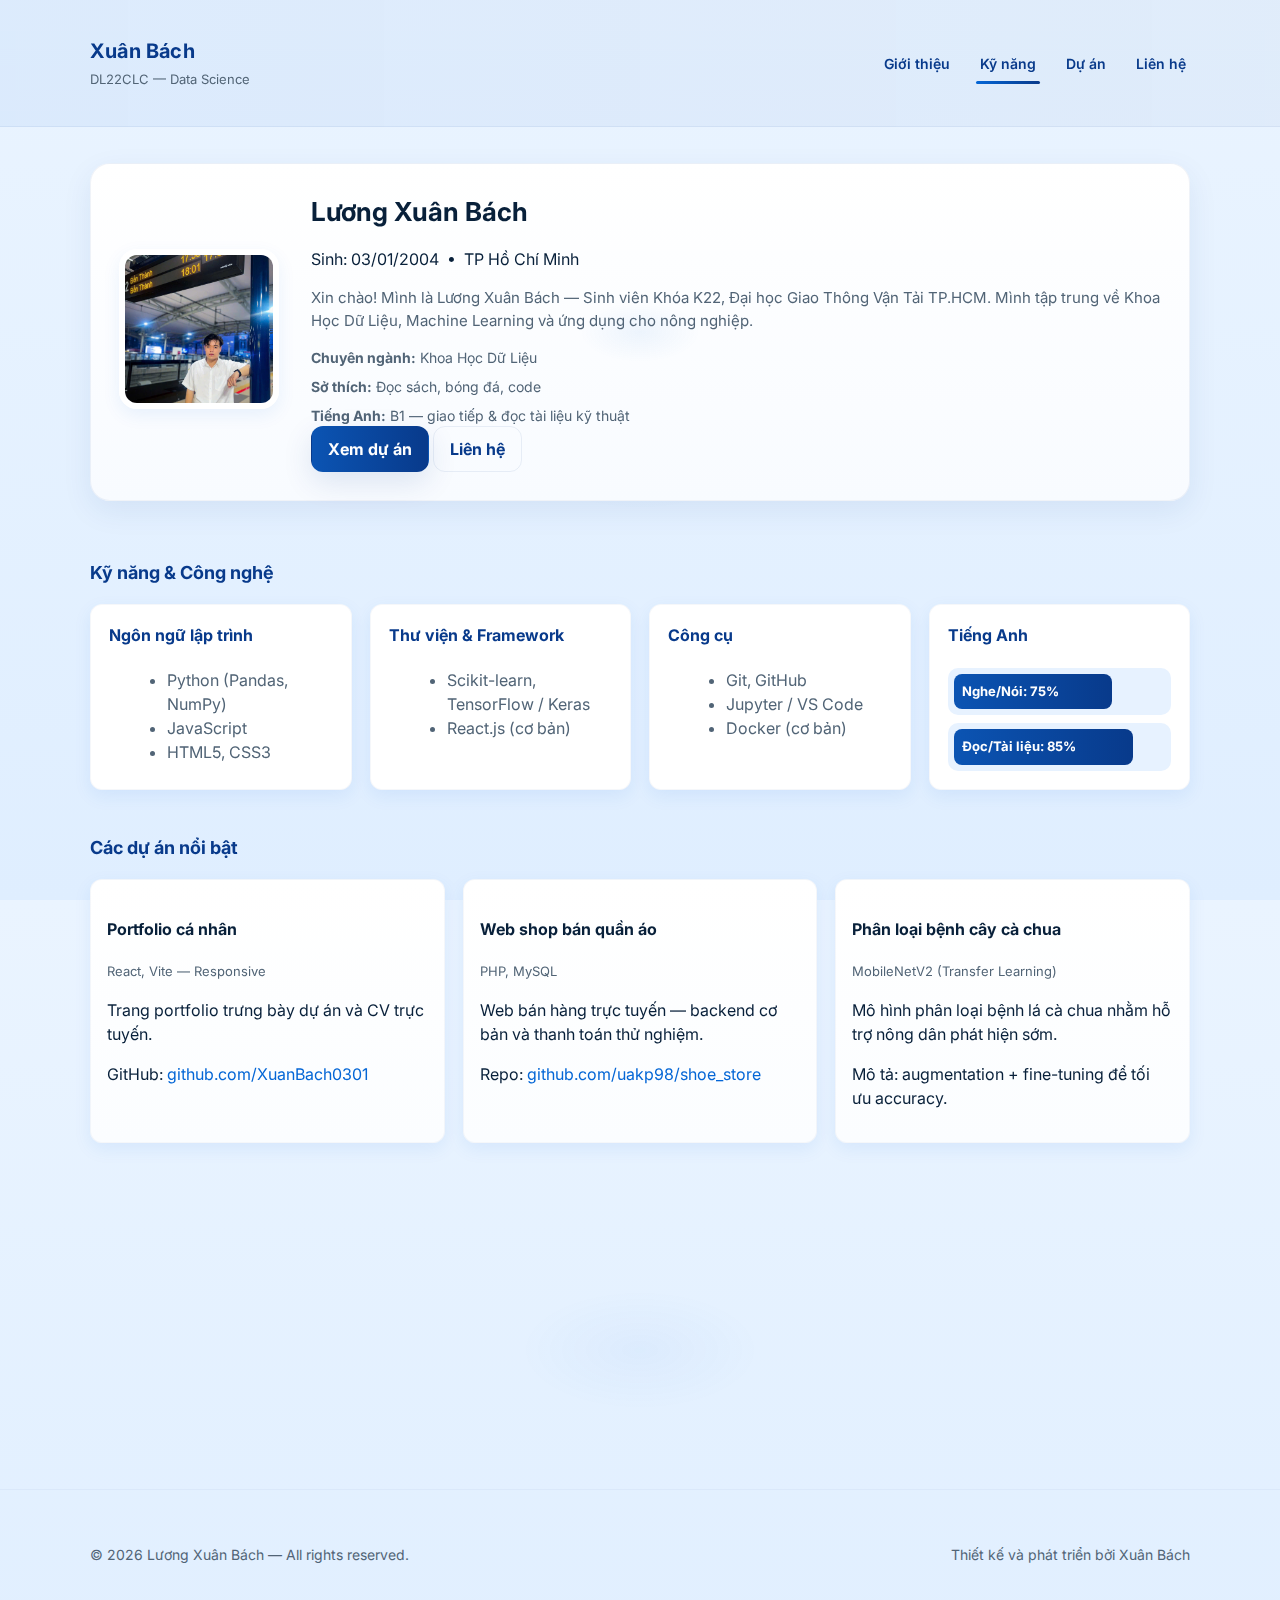
<file: members/Bach.html>
<!doctype html>
<html lang="vi">
<head>
  <meta charset="utf-8" />
  <meta name="viewport" content="width=device-width,initial-scale=1" />
  <title>Xuân Bách — Trang Giới Thiệu Cá Nhân</title>

  <!-- Google font -->
  <link href="https://fonts.googleapis.com/css2?family=Inter:wght@300;400;600;700&display=swap" rel="stylesheet">

  <!-- Stylesheet -->
  <link rel="stylesheet" href="..\css\Bach.css" />
</head>
<body>
  <header class="site-header">
    <div class="container header-inner">
      <div class="brand">
        <h1>Xuân Bách</h1>
        <p class="tagline">DL22CLC — Data Science</p>
      </div>
      <nav class="nav" aria-label="Main navigation">
        <a href="#about">Giới thiệu</a>
        <a href="#skills">Kỹ năng</a>
        <a href="#projects">Dự án</a>
        <a href="#contact">Liên hệ</a>
      </nav>
    </div>
  </header>

  <main>
    <!-- HERO / PROFILE -->
    <section id="about" class="hero container reveal" data-reveal>
      <div class="profile-card" data-float-bg>
        <div class="photo-wrap" data-tilt>
          <!-- LƯU Ý: dùng dấu / thay vì \. Thay đường dẫn ảnh thực tế -->
          <img src="..\images\Bach.jpg"
               alt="Ảnh Xuân Bách"
               class="profile-photo"
               onerror="this.onerror=null;this.src='https://via.placeholder.com/400x400/083a8b/ffffff?text=No+Photo';">
        </div>

        <div class="profile-info">
          <h2>Lương Xuân Bách</h2>
          <p class="muted">Sinh: 03/01/2004 &nbsp;•&nbsp; TP Hồ Chí Minh</p>

          <p class="bio">
            Xin chào! Mình là Lương Xuân Bách — Sinh viên Khóa K22, Đại học Giao Thông Vận Tải TP.HCM.
            Mình tập trung về Khoa Học Dữ Liệu, Machine Learning và ứng dụng cho nông nghiệp.
          </p>

          <div class="quick-list">
            <div><strong>Chuyên ngành:</strong> Khoa Học Dữ Liệu</div>
            <div><strong>Sở thích:</strong> Đọc sách, bóng đá, code</div>
            <div><strong>Tiếng Anh:</strong> B1 — giao tiếp & đọc tài liệu kỹ thuật</div>
          </div>

          <div class="cta-row">
            <a class="btn primary" href="#projects">Xem dự án</a>
            <a class="btn ghost" href="#contact">Liên hệ</a>
          </div>
        </div>
      </div>
    </section>

    <!-- SKILLS -->
    <section id="skills" class="container section reveal" data-reveal>
      <h3 class="section-title">Kỹ năng & Công nghệ</h3>
      <div class="skills-grid">
        <div class="skill-card" tabindex="0">
          <h4>Ngôn ngữ lập trình</h4>
          <ul>
            <li>Python (Pandas, NumPy)</li>
            <li>JavaScript</li>
            <li>HTML5, CSS3</li>
          </ul>
        </div>

        <div class="skill-card" tabindex="0">
          <h4>Thư viện & Framework</h4>
          <ul>
            <li>Scikit-learn, TensorFlow / Keras</li>
            <li>React.js (cơ bản)</li>
          </ul>
        </div>

        <div class="skill-card" tabindex="0">
          <h4>Công cụ</h4>
          <ul>
            <li>Git, GitHub</li>
            <li>Jupyter / VS Code</li>
            <li>Docker (cơ bản)</li>
          </ul>
        </div>

        <div class="skill-card" tabindex="0">
          <h4>Tiếng Anh</h4>
          <div class="progress">
            <div class="bar" style="--value:75%">Nghe/Nói: 75%</div>
          </div>
          <div class="progress">
            <div class="bar" style="--value:85%">Đọc/Tài liệu: 85%</div>
          </div>
        </div>
      </div>
    </section>

    <!-- PROJECTS -->
    <section id="projects" class="container section reveal" data-reveal>
      <h3 class="section-title">Các dự án nổi bật</h3>

      <div class="projects-grid">
        <article class="project" tabindex="0" data-tilt-card>
          <h4>Portfolio cá nhân</h4>
          <p class="muted">React, Vite — Responsive</p>
          <p>Trang portfolio trưng bày dự án và CV trực tuyến.</p>
          <p class="tag">GitHub: <a href="https://github.com/XuanBach0301" target="_blank" rel="noopener">github.com/XuanBach0301</a></p>
        </article>

        <article class="project" tabindex="0" data-tilt-card>
          <h4>Web shop bán quần áo</h4>
          <p class="muted">PHP, MySQL</p>
          <p>Web bán hàng trực tuyến — backend cơ bản và thanh toán thử nghiệm.</p>
          <p class="tag">Repo: <a href="https://github.com/uakp98/shoe_store" target="_blank" rel="noopener">github.com/uakp98/shoe_store</a></p>
        </article>

        <article class="project" tabindex="0" data-tilt-card>
          <h4>Phân loại bệnh cây cà chua</h4>
          <p class="muted">MobileNetV2 (Transfer Learning)</p>
          <p>Mô hình phân loại bệnh lá cà chua nhằm hỗ trợ nông dân phát hiện sớm.</p>
          <p class="tag">Mô tả: augmentation + fine-tuning để tối ưu accuracy.</p>
        </article>
      </div>
    </section>

    <!-- CONTACT (CHỈ CÁ NHÂN) -->
    <section id="contact" class="container section contact-section reveal" data-reveal>
      <h3 class="section-title">Liên hệ</h3>
      <div class="contact-grid">
        <div class="contact-card single" tabindex="0">
          <h4>Thông tin liên hệ</h4>
          <p><strong>Email:</strong> <a href="mailto:bachluong1230301@gmail.com">bachluong1230301@gmail.com</a></p>
          <p><strong>Số điện thoại:</strong> <a href="tel:+84865530038">+84 865 530 038</a></p>
          <p><strong>GitHub:</strong> <a href="https://github.com/XuanBach0301" target="_blank" rel="noopener">github.com/XuanBach0301</a></p>
        </div>
      </div>
    </section>
  </main>

  <footer class="site-footer">
    <div class="container footer-inner">
      <p>© <span id="year"></span> Lương Xuân Bách — All rights reserved.</p>
      <p class="muted">Thiết kế và phát triển bởi Xuân Bách</p>
    </div>
  </footer>

  <!-- JS: animations & interactivity -->
  <script>
    // set year
    document.getElementById('year').textContent = new Date().getFullYear();

    // Smooth scroll is enabled by CSS (scroll-behavior). Add active nav highlight via IntersectionObserver
    const sections = document.querySelectorAll('main section[id]');
    const navLinks = document.querySelectorAll('.nav a');

    const io = new IntersectionObserver((entries) => {
      entries.forEach(entry => {
        const id = entry.target.id;
        const link = document.querySelector('.nav a[href="#' + id + '"]');
        if (entry.isIntersecting) {
          navLinks.forEach(a => a.classList.remove('active'));
          if (link) link.classList.add('active');
        }
      });
    }, { root: null, rootMargin: '-30% 0px -40% 0px', threshold: 0 });

    sections.forEach(s => io.observe(s));

    // Reveal on scroll (adds in-view class)
    const reveals = document.querySelectorAll('[data-reveal]');
    const ro = new IntersectionObserver((entries) => {
      entries.forEach(e => {
        if (e.isIntersecting) {
          e.target.classList.add('in-view');
          ro.unobserve(e.target);
        }
      });
    }, { threshold: 0.12 });
    reveals.forEach(r => ro.observe(r));

    // Tilt effect for profile image and project cards (subtle)
    function bindTilt(selector, maxTilt = 8) {
      const el = document.querySelector(selector);
      if (!el) return;
      el.addEventListener('mousemove', (ev) => {
        const rect = el.getBoundingClientRect();
        const x = (ev.clientX - rect.left) / rect.width; // 0..1
        const y = (ev.clientY - rect.top) / rect.height;
        const tiltX = (y - 0.5) * maxTilt * -1;
        const tiltY = (x - 0.5) * maxTilt;
        el.style.transform = `perspective(800px) rotateX(${tiltX}deg) rotateY(${tiltY}deg) translateZ(6px)`;
      });
      el.addEventListener('mouseleave', () => {
        el.style.transform = '';
      });
    }
    // bind to profile photo wrapper and each card with data-tilt-card
    document.querySelectorAll('[data-tilt]').forEach(el => bindTilt('[data-tilt]'));
    document.querySelectorAll('[data-tilt-card]').forEach((card) => {
      // small wrapper since bindTilt expects selector string; implement per-element:
      card.addEventListener('mousemove', (ev) => {
        const rect = card.getBoundingClientRect();
        const x = (ev.clientX - rect.left) / rect.width;
        const y = (ev.clientY - rect.top) / rect.height;
        const tiltX = (y - 0.5) * -6;
        const tiltY = (x - 0.5) * 6;
        card.style.transform = `perspective(700px) rotateX(${tiltX}deg) rotateY(${tiltY}deg)`;
      });
      card.addEventListener('mouseleave', () => {
        card.style.transform = '';
      });
    });

    // Background gradient parallax following cursor for elements with data-float-bg
    document.querySelectorAll('[data-float-bg]').forEach(el => {
      el.addEventListener('mousemove', (ev) => {
        const rect = el.getBoundingClientRect();
        const x = ((ev.clientX - rect.left) / rect.width) * 100;
        const y = ((ev.clientY - rect.top) / rect.height) * 100;
        el.style.setProperty('--gx', x + '%');
        el.style.setProperty('--gy', y + '%');
      });
      el.addEventListener('mouseleave', () => {
        el.style.setProperty('--gx', '50%');
        el.style.setProperty('--gy', '50%');
      });
    });

    // keyboard accessibility: allow Enter on project cards to open first link inside (if any)
    document.querySelectorAll('.project[tabindex]').forEach(p => {
      p.addEventListener('keydown', (e) => {
        if (e.key === 'Enter') {
          const link = p.querySelector('a');
          if (link) link.click();
        }
      });
    });
  </script>
</body>
</html>
</file>
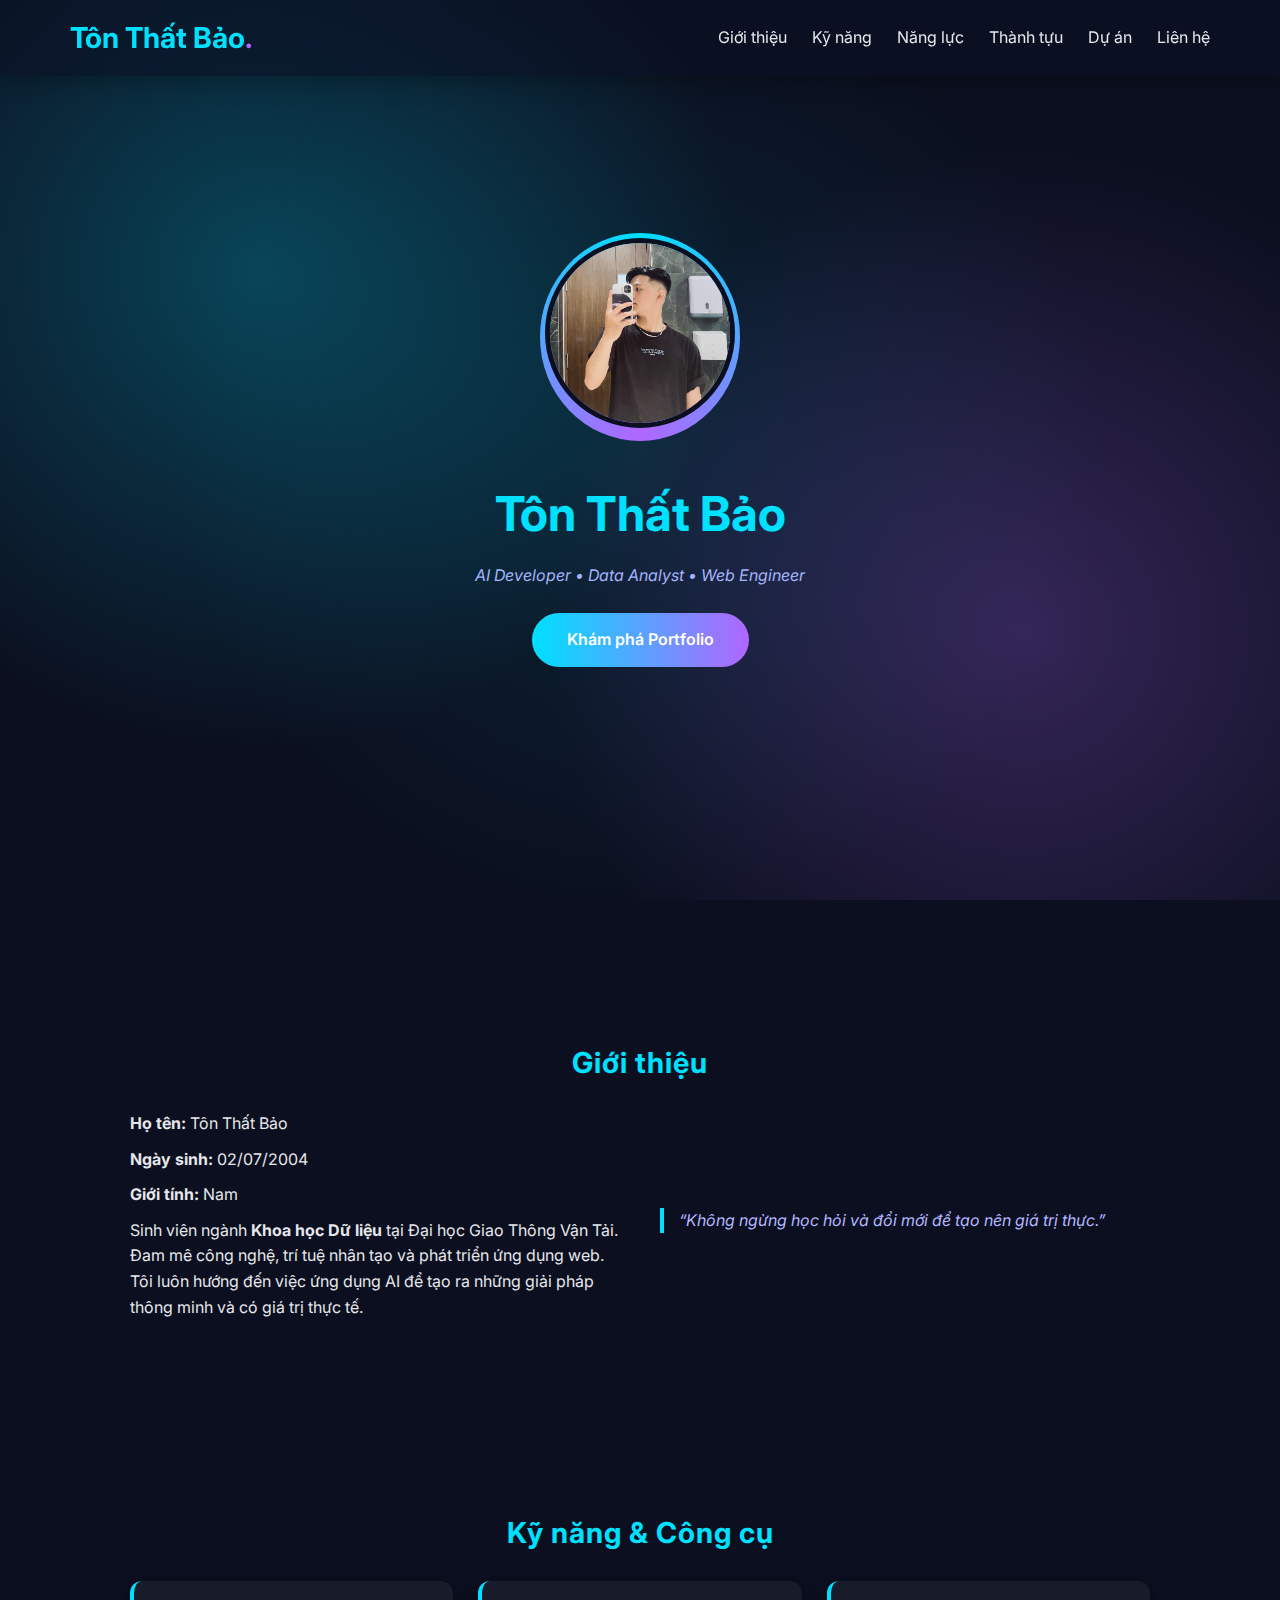
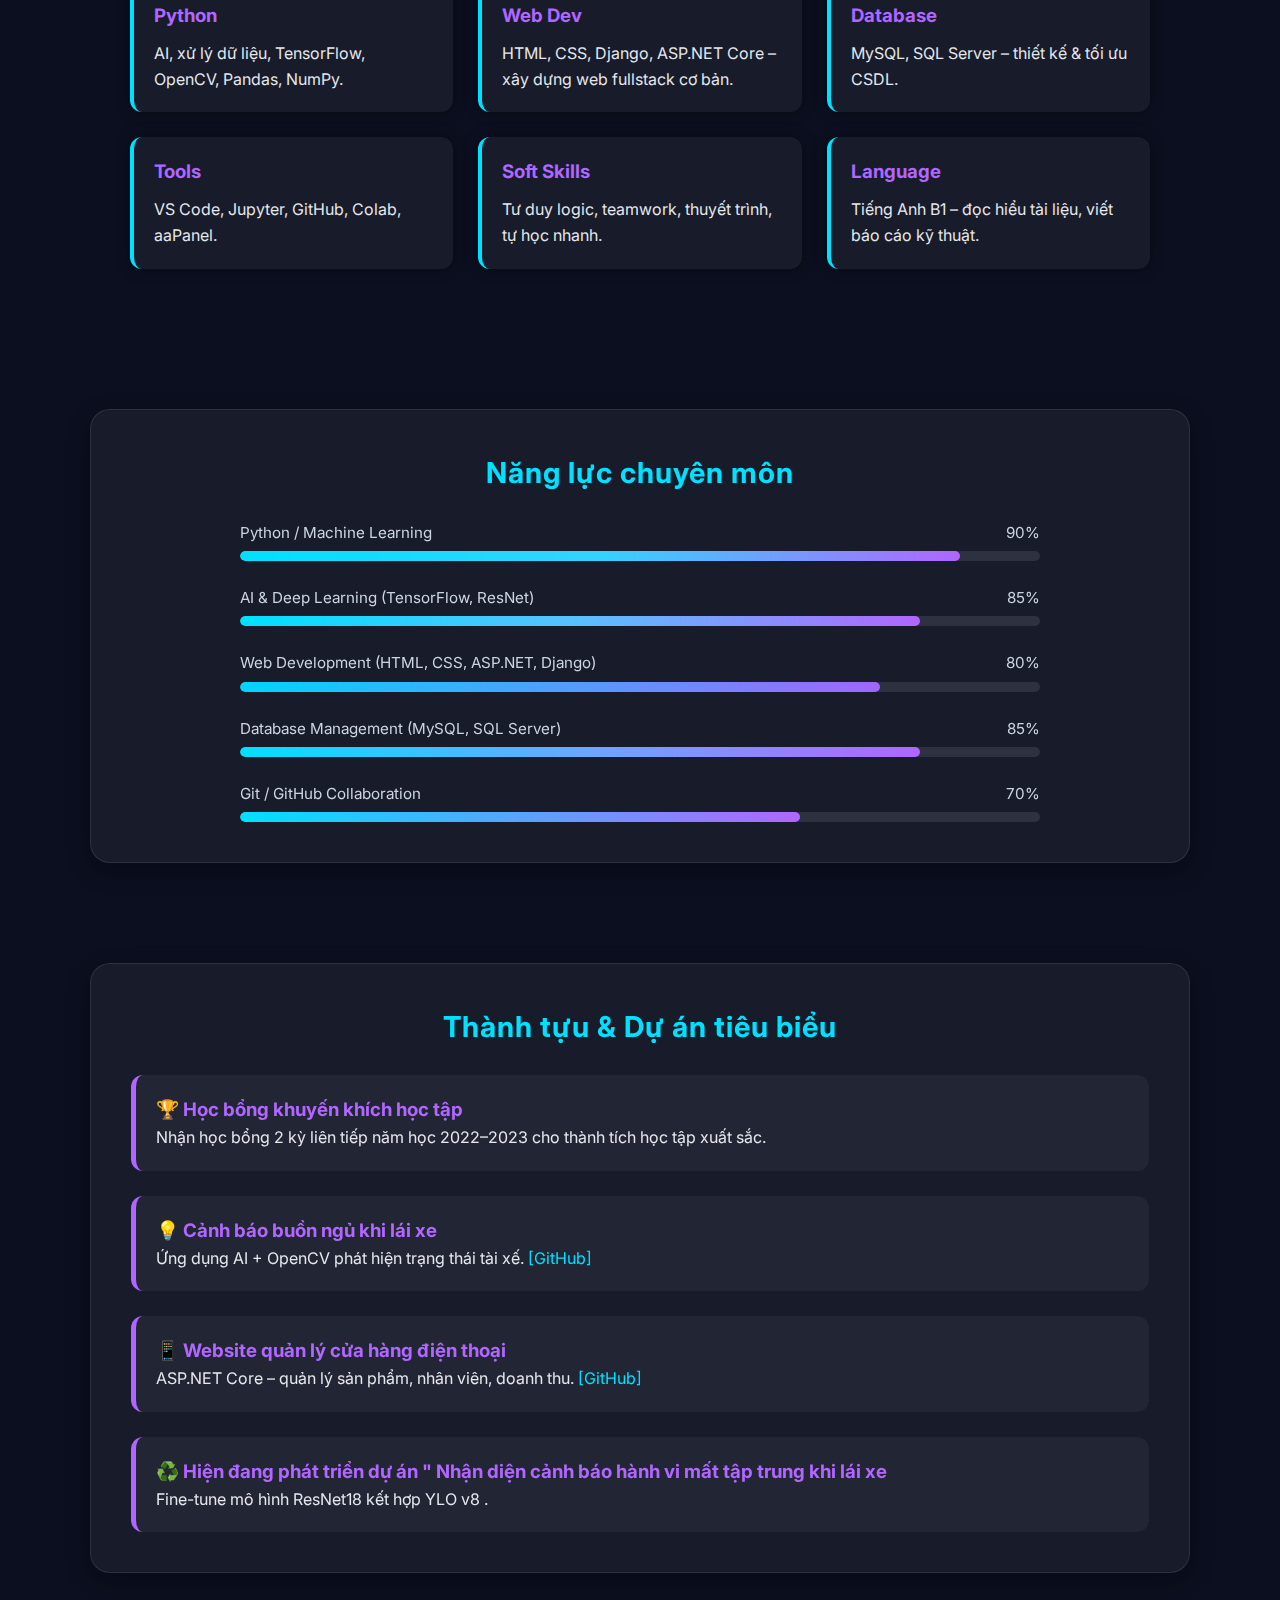
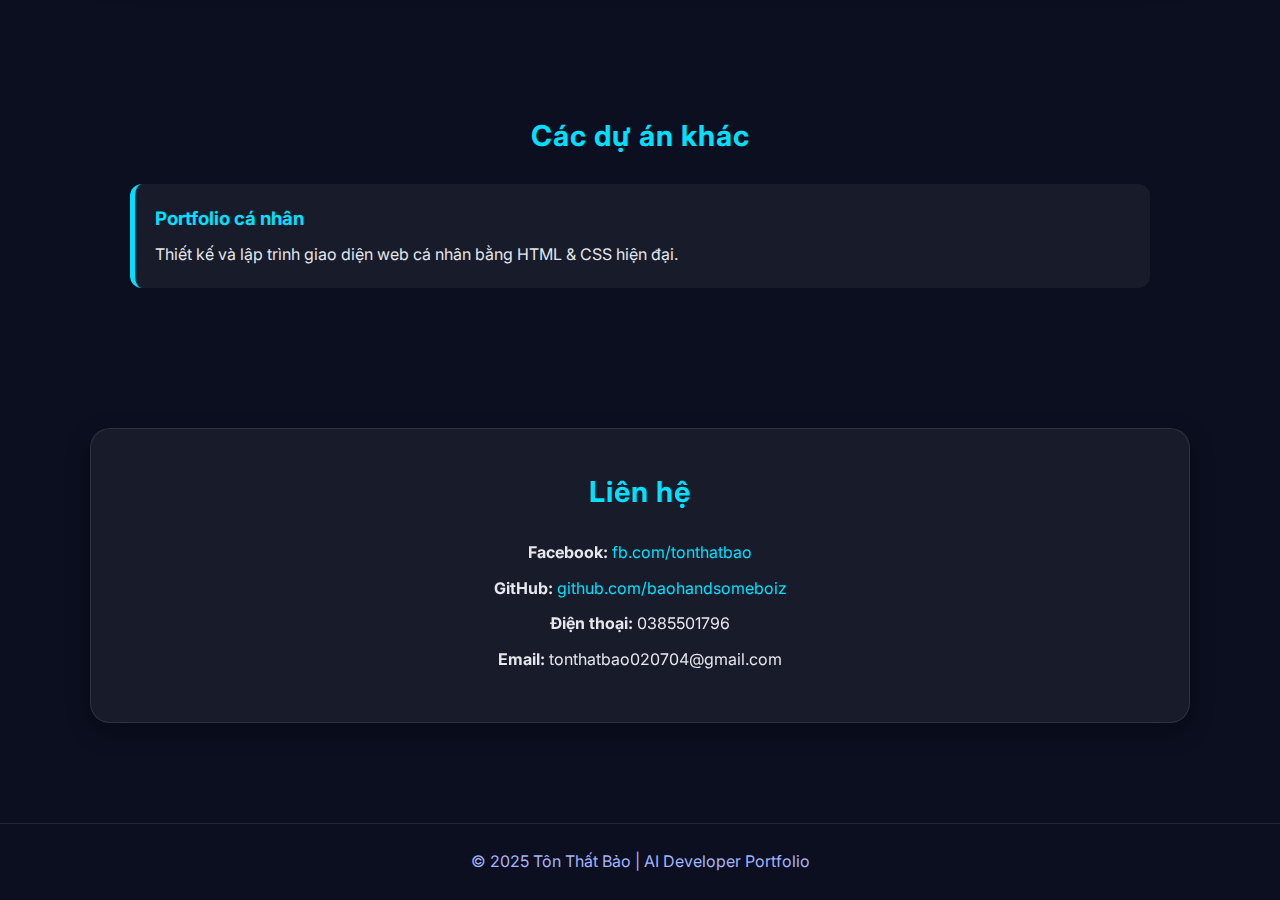
<file: members/Bao.html>
<!DOCTYPE html>
<html lang="vi">
<head>
  <meta charset="UTF-8">
  <meta name="viewport" content="width=device-width, initial-scale=1.0">
  <title>Tôn Thất Bảo - AI Developer</title>
  <link rel="stylesheet" href="../css/Bao.css">
  <link href="https://fonts.googleapis.com/css2?family=Inter:wght@400;600;800&family=Poppins:wght@400;600&display=swap" rel="stylesheet">
</head>
<body>
  <!-- NAVIGATION -->
  <nav class="navbar">
    <div class="nav-container">
      <h2 class="logo">Tôn Thất Bảo<span>.</span></h2>
      <ul class="nav-links">
        <li><a href="#about">Giới thiệu</a></li>
        <li><a href="#skills">Kỹ năng</a></li>
        <li><a href="#tech">Năng lực</a></li>
        <li><a href="#achievements">Thành tựu</a></li>
        <li><a href="#projects">Dự án</a></li>
        <li><a href="#contact">Liên hệ</a></li>
      </ul>
    </div>
  </nav>

  <!-- HERO SECTION -->
  <header class="hero">
    <div class="aurora-bg"></div>
    <div class="hero-content">
      <div class="avatar-wrapper">
        <img src="../images/avatarBao.jpg" alt="Tôn Thất Bảo" class="avatar">
      </div>
      <h1>Tôn Thất Bảo</h1>
      <p class="subtitle">AI Developer • Data Analyst • Web Engineer</p>
      <a href="#about" class="btn-primary">Khám phá Portfolio</a>
    </div>
  </header>

  <!-- ABOUT -->
  <section id="about" class="section fade-in">
    <h2>Giới thiệu</h2>
    <div class="about-grid">
      <div>
        <p><b>Họ tên:</b> Tôn Thất Bảo</p>
        <p><b>Ngày sinh:</b> 02/07/2004</p>
        <p><b>Giới tính:</b> Nam</p>
        <p>
          Sinh viên ngành <b>Khoa học Dữ liệu</b> tại Đại học Giao Thông Vận Tải.  
          Đam mê công nghệ, trí tuệ nhân tạo và phát triển ứng dụng web.  
          Tôi luôn hướng đến việc ứng dụng AI để tạo ra những giải pháp thông minh và có giá trị thực tế.
        </p>
      </div>
      <div class="quote">
        “Không ngừng học hỏi và đổi mới để tạo nên giá trị thực.”
      </div>
    </div>
  </section>

  <!-- SKILLS -->
  <section id="skills" class="section fade-in">
    <h2>Kỹ năng & Công cụ</h2>
    <div class="skills-grid">
      <div class="skill"><h3>Python</h3><p>AI, xử lý dữ liệu, TensorFlow, OpenCV, Pandas, NumPy.</p></div>
      <div class="skill"><h3>Web Dev</h3><p>HTML, CSS, Django, ASP.NET Core – xây dựng web fullstack cơ bản.</p></div>
      <div class="skill"><h3>Database</h3><p>MySQL, SQL Server – thiết kế & tối ưu CSDL.</p></div>
      <div class="skill"><h3>Tools</h3><p>VS Code, Jupyter, GitHub, Colab, aaPanel.</p></div>
      <div class="skill"><h3>Soft Skills</h3><p>Tư duy logic, teamwork, thuyết trình, tự học nhanh.</p></div>
      <div class="skill"><h3>Language</h3><p>Tiếng Anh B1 – đọc hiểu tài liệu, viết báo cáo kỹ thuật.</p></div>
    </div>
  </section>

  <!-- TECHNICAL SKILL BARS -->
  <section id="tech" class="section fade-in glass">
    <h2>Năng lực chuyên môn</h2>
    <div class="bars">
      <div class="bar">
        <div class="info"><span>Python / Machine Learning</span><span>90%</span></div>
        <div class="line python"></div>
      </div>
      <div class="bar">
        <div class="info"><span>AI & Deep Learning (TensorFlow, ResNet)</span><span>85%</span></div>
        <div class="line ai"></div>
      </div>
      <div class="bar">
        <div class="info"><span>Web Development (HTML, CSS, ASP.NET, Django)</span><span>80%</span></div>
        <div class="line web"></div>
      </div>
      <div class="bar">
        <div class="info"><span>Database Management (MySQL, SQL Server)</span><span>85%</span></div>
        <div class="line db"></div>
      </div>
      <div class="bar">
        <div class="info"><span>Git / GitHub Collaboration</span><span>70%</span></div>
        <div class="line git"></div>
      </div>
    </div>
  </section>

  <!-- ACHIEVEMENTS -->
  <section id="achievements" class="section fade-in glass">
    <h2>Thành tựu & Dự án tiêu biểu</h2>
    <div class="achieve-grid">
      <div class="achieve">
        <h3>🏆 Học bổng khuyến khích học tập</h3>
        <p>Nhận học bổng 2 kỳ liên tiếp năm học 2022–2023 cho thành tích học tập xuất sắc.</p>
      </div>
      <div class="achieve">
        <h3>💡 Cảnh báo buồn ngủ khi lái xe</h3>
        <p>Ứng dụng AI + OpenCV phát hiện trạng thái tài xế. 
        <a href="https://github.com/baohandsomeboiz/canhbaobuonngu" target="_blank">[GitHub]</a></p>
      </div>
      <div class="achieve">
        <h3>📱 Website quản lý cửa hàng điện thoại</h3>
        <p>ASP.NET Core – quản lý sản phẩm, nhân viên, doanh thu.
        <a href="https://github.com/baohandsomeboiz/duanwebcntt/tree/main/MobileShoppeWeb" target="_blank">[GitHub]</a></p>
      </div>
      <div class="achieve">
        <h3>♻️ Hiện đang phát triển dự án " Nhận diện cảnh báo hành vi mất tập trung khi lái xe</h3>
        <p>Fine-tune mô hình ResNet18 kết hợp YLO v8 .</p>
      </div>
    </div>
  </section>

  <!-- PROJECTS -->
  <section id="projects" class="section fade-in">
    <h2>Các dự án khác</h2>
    <div class="projects-grid">
      <div class="project"><h3>Portfolio cá nhân</h3><p>Thiết kế và lập trình giao diện web cá nhân bằng HTML & CSS hiện đại.</p></div>
  </section>

  <!-- CONTACT -->
  <section id="contact" class="section fade-in glass">
    <h2>Liên hệ</h2>
    <div class="contact">
      <p><b>Facebook:</b> <a href="https://www.facebook.com/share/1Bcwy4bEsy/?mibextid=wwXIfr">fb.com/tonthatbao</a></p>
      <p><b>GitHub:</b> <a href="https://github.com/baohandsomeboiz">github.com/baohandsomeboiz</a></p>
      <p><b>Điện thoại:</b> 0385501796</p>
      <p><b>Email:</b> tonthatbao020704@gmail.com</p>
    </div>
  </section>

  <!-- FOOTER -->
  <footer>
    <p>© 2025 Tôn Thất Bảo | AI Developer Portfolio</p>
  </footer>
</body>
</html>
</file>
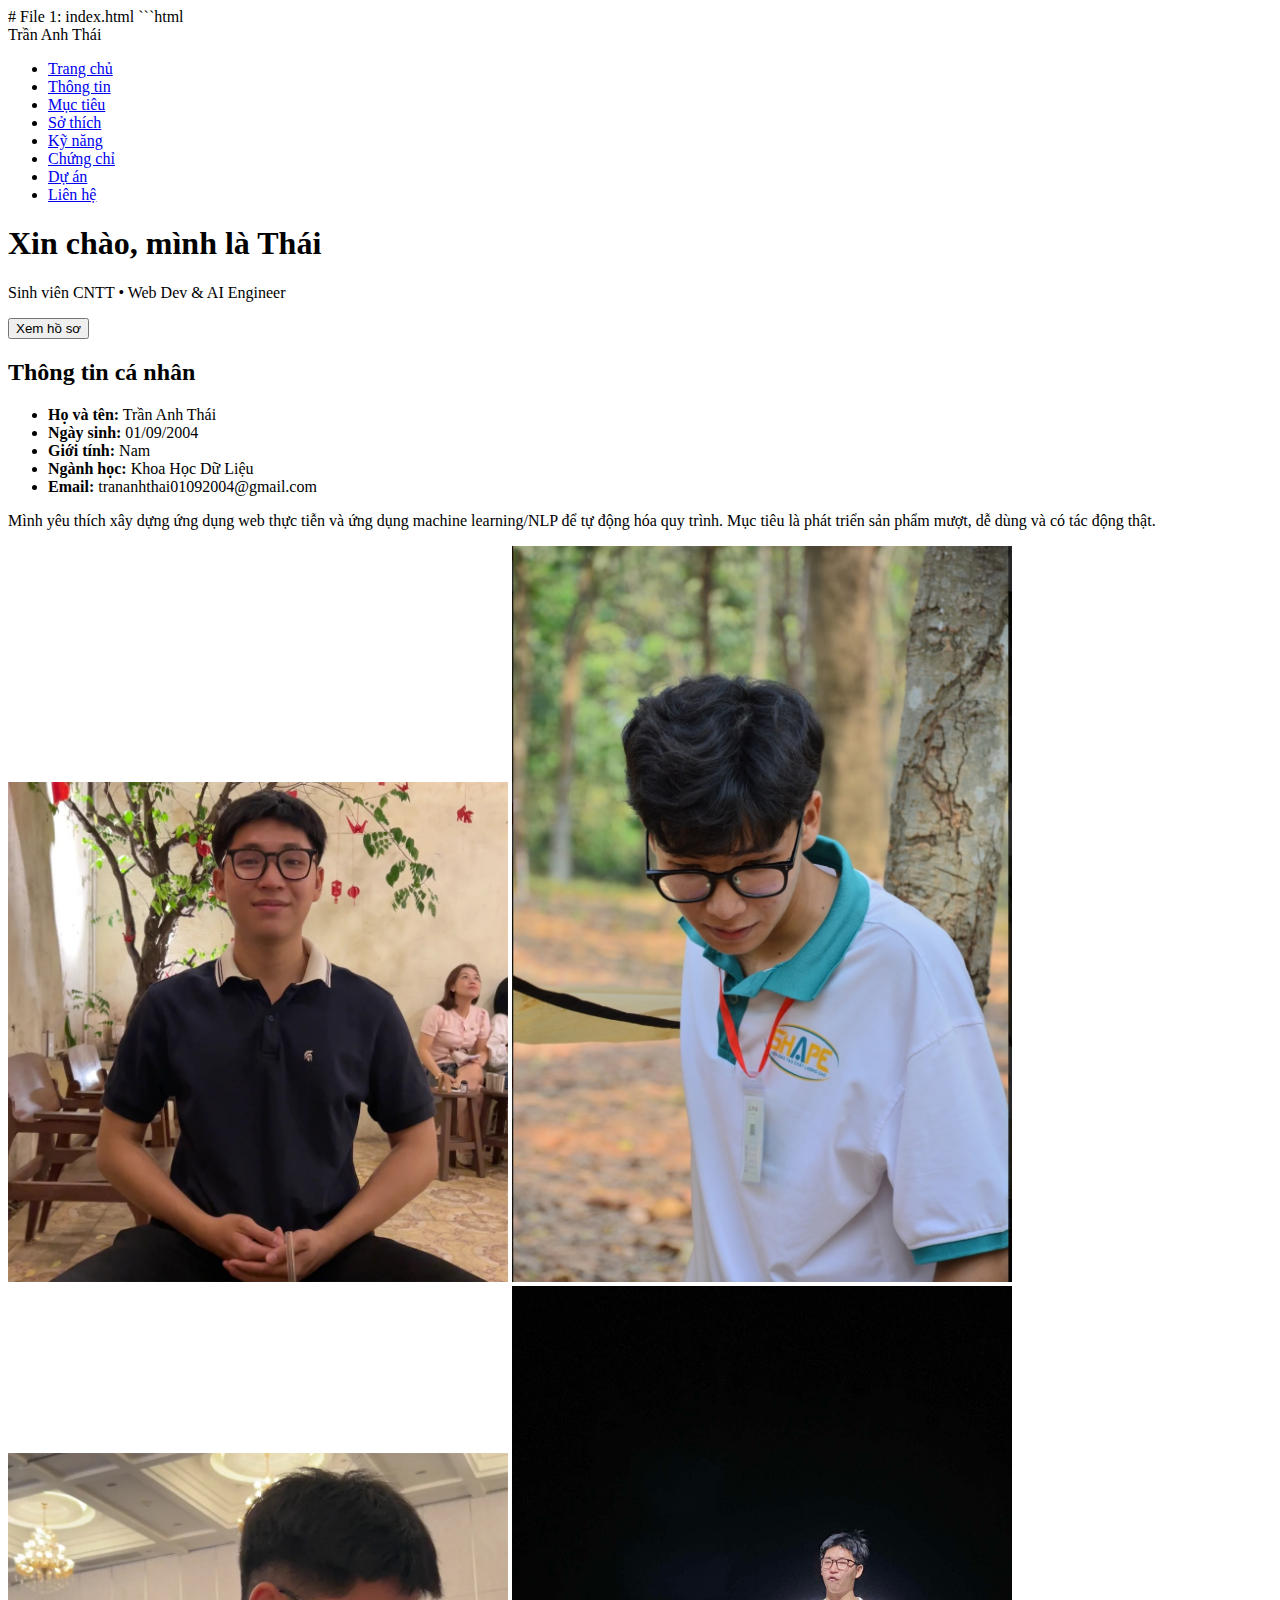
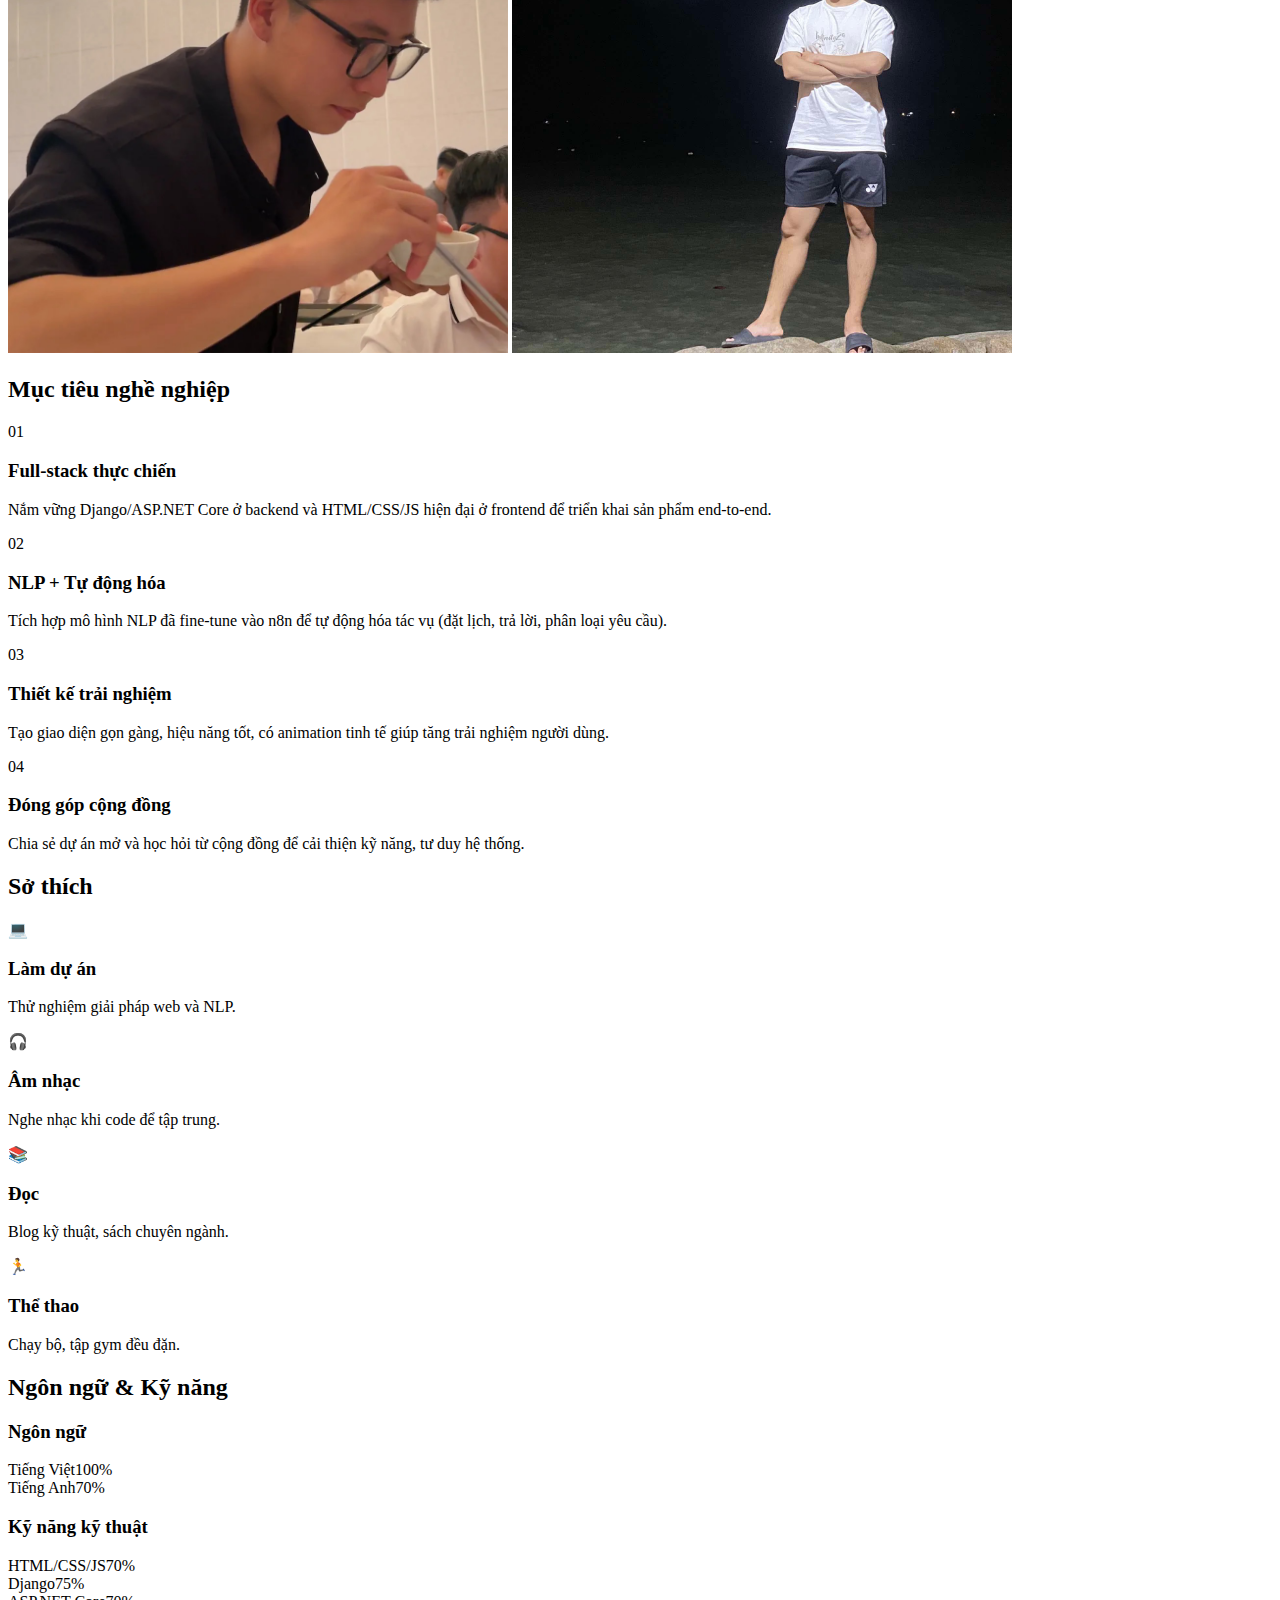
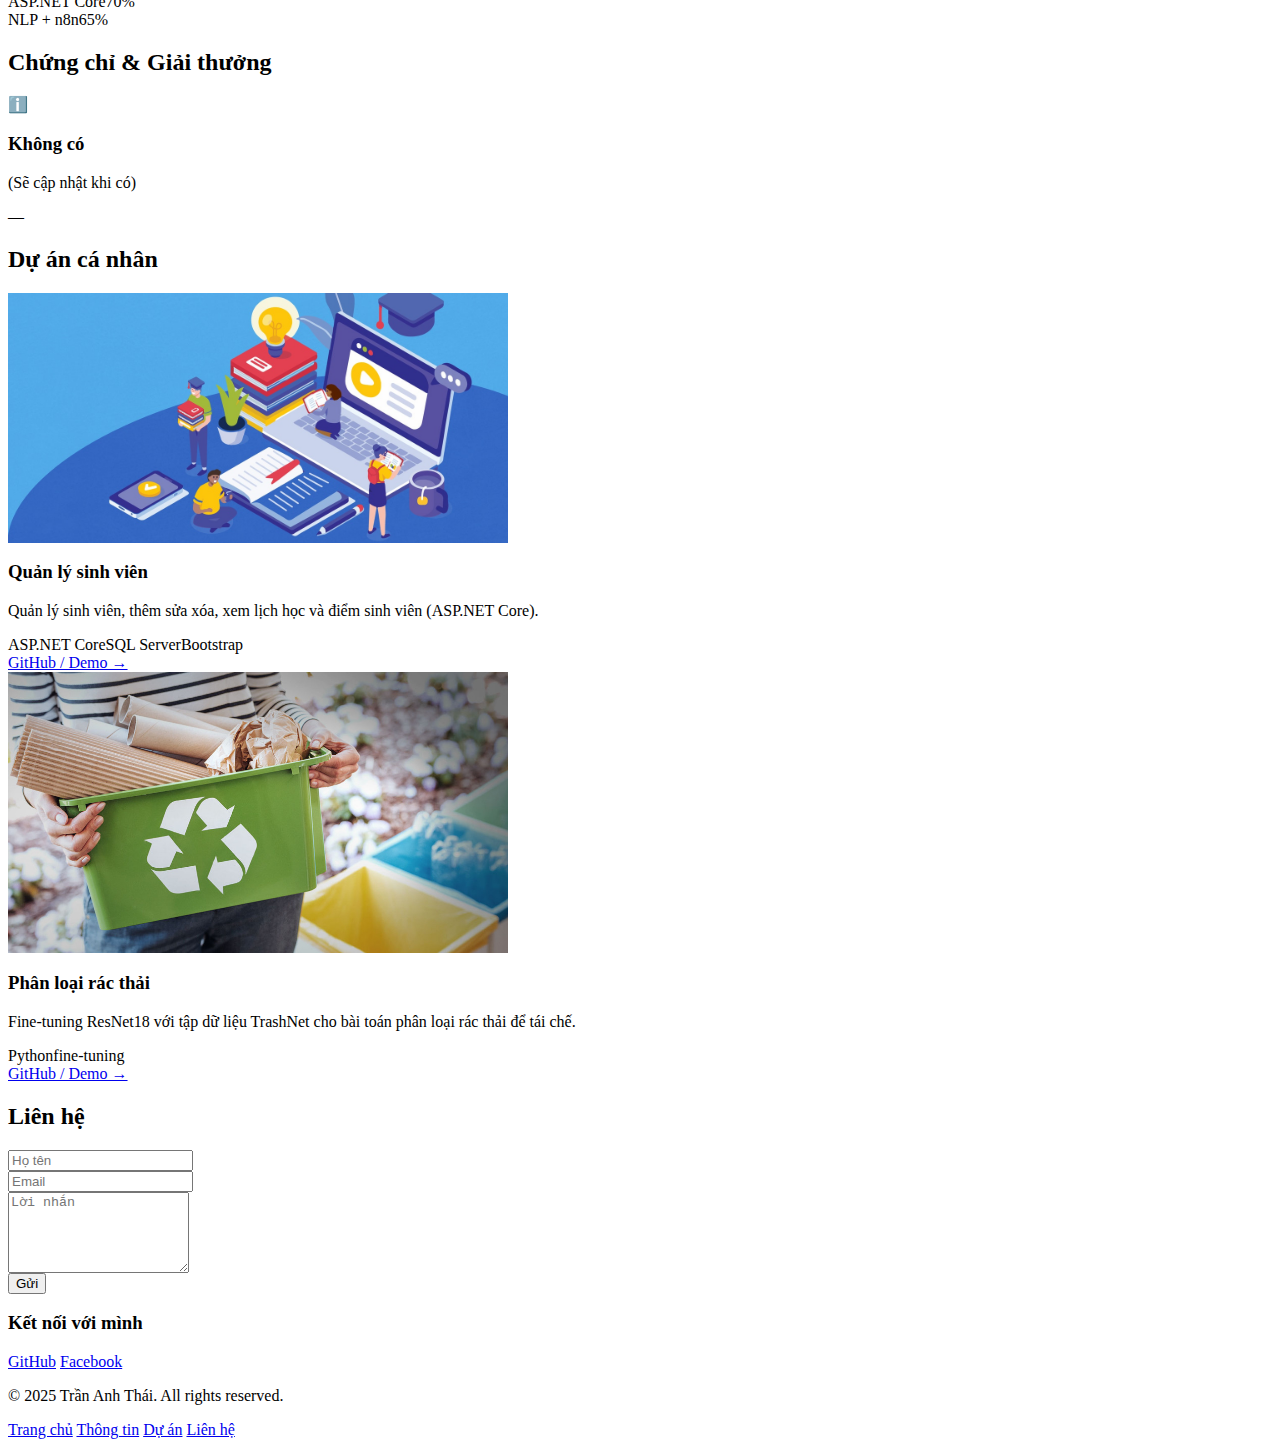
<file: members/Thai.html>
# File 1: index.html

```html
<!DOCTYPE html>
<html lang="vi">
<head>
  <meta charset="UTF-8" />
  <meta name="viewport" content="width=device-width, initial-scale=1.0" />
  <title>Portfolio | Trần Anh Thái</title>
  <link rel="stylesheet" href="..\css\Thai.css" />
</head>
<body>
  <!-- ✅ Yêu cầu 1: Navbar theo thiết kế + highlight section đang xem -->
  <nav class="navbar">
    <div class="nav-container">
      <div class="nav-logo">Trần Anh Thái</div>
      <ul class="nav-menu">
        <li><a href="#home" class="nav-link active" data-section="home">Trang chủ</a></li>
        <li><a href="#about" class="nav-link" data-section="about">Thông tin</a></li>
        <li><a href="#career" class="nav-link" data-section="career">Mục tiêu</a></li>
        <li><a href="#hobbies" class="nav-link" data-section="hobbies">Sở thích</a></li>
        <li><a href="#skills" class="nav-link" data-section="skills">Kỹ năng</a></li>
        <li><a href="#certificates" class="nav-link" data-section="certificates">Chứng chỉ</a></li>
        <li><a href="#projects" class="nav-link" data-section="projects">Dự án</a></li>
        <li><a href="#contact" class="nav-link" data-section="contact">Liên hệ</a></li>
      </ul>
    </div>
  </nav>

  <!-- ✅ Yêu cầu 1: Banner/Hero có ảnh nền + CTA + animation -->
  <section id="home" class="hero">
    <div class="hero-content">
      <h1 class="hero-title">Xin chào, mình là Thái</h1>
      <p class="hero-subtitle">Sinh viên CNTT • Web Dev & AI Engineer</p>
      <button class="cta-button" onclick="document.getElementById('about').scrollIntoView({behavior: 'smooth'})">Xem hồ sơ</button>
    </div>
    <!-- Nền parallax nhẹ tạo bởi gradient trong CSS -->
    <div class="hero-background" aria-hidden="true"></div>
  </section>

  <!-- ✅ Yêu cầu 3 + 13: Thông tin cá nhân + tối thiểu 4 ảnh cá nhân -->
  <section id="about" class="section">
    <div class="container">
      <h2 class="section-title">Thông tin cá nhân</h2>
      <!-- ✅ Yêu cầu 2: Layout dùng grid/flex -->
      <div class="about-content">
        <div class="about-text">
          <ul class="bio-list">
            <li><strong>Họ và tên:</strong> Trần Anh Thái</li>
            <li><strong>Ngày sinh:</strong> 01/09/2004</li>
            <li><strong>Giới tính:</strong> Nam</li>
            <li><strong>Ngành học:</strong> Khoa Học Dữ Liệu</li>
            <li><strong>Email:</strong> trananhthai01092004@gmail.com</li>
          </ul>
          <p>
            Mình yêu thích xây dựng ứng dụng web thực tiễn và ứng dụng machine learning/NLP để
            tự động hóa quy trình. Mục tiêu là phát triển sản phẩm mượt, dễ dùng và có tác động thật.
          </p>
        </div>
        <!-- Thay ảnh bằng ảnh thật của bạn trong thư mục /img/ -->
        <div class="photo-grid">
          <img src="..\images\Thai1.jpg" alt="Ảnh cá nhân 1" class="photo" />
          <img src="..\images\Thai2.jpg" alt="Ảnh cá nhân 2" class="photo" />
          <img src="..\images\Thai3.jpg" alt="Ảnh cá nhân 3" class="photo" />
          <img src="..\images\Thai4.jpg" alt="Ảnh cá nhân 4" class="photo" />
        </div>
      </div>
    </div>
  </section>

  <!-- ✅ Yêu cầu 4: Mục tiêu nghề nghiệp -->
  <section id="career" class="section">
    <div class="container">
      <h2 class="section-title">Mục tiêu nghề nghiệp</h2>
      <div class="goals-grid">
        <div class="goal-card">
          <div class="goal-number">01</div>
          <h3>Full‑stack thực chiến</h3>
          <p>Nắm vững Django/ASP.NET Core ở backend và HTML/CSS/JS hiện đại ở frontend để triển khai sản phẩm end‑to‑end.</p>
        </div>
        <div class="goal-card">
          <div class="goal-number">02</div>
          <h3>NLP + Tự động hóa</h3>
          <p>Tích hợp mô hình NLP đã fine‑tune vào n8n để tự động hóa tác vụ (đặt lịch, trả lời, phân loại yêu cầu).</p>
        </div>
        <div class="goal-card">
          <div class="goal-number">03</div>
          <h3>Thiết kế trải nghiệm</h3>
          <p>Tạo giao diện gọn gàng, hiệu năng tốt, có animation tinh tế giúp tăng trải nghiệm người dùng.</p>
        </div>
        <div class="goal-card">
          <div class="goal-number">04</div>
          <h3>Đóng góp cộng đồng</h3>
          <p>Chia sẻ dự án mở và học hỏi từ cộng đồng để cải thiện kỹ năng, tư duy hệ thống.</p>
        </div>
      </div>
    </div>
  </section>

  <!-- ✅ Yêu cầu 5: Sở thích -->
  <section id="hobbies" class="section">
    <div class="container">
      <h2 class="section-title">Sở thích</h2>
      <div class="hobbies-grid">
        <div class="hobby-card"><div class="hobby-icon">💻</div><h3>Làm dự án</h3><p>Thử nghiệm giải pháp web và NLP.</p></div>
        <div class="hobby-card"><div class="hobby-icon">🎧</div><h3>Âm nhạc</h3><p>Nghe nhạc khi code để tập trung.</p></div>
        <div class="hobby-card"><div class="hobby-icon">📚</div><h3>Đọc</h3><p>Blog kỹ thuật, sách chuyên ngành.</p></div>
        <div class="hobby-card"><div class="hobby-icon">🏃</div><h3>Thể thao</h3><p>Chạy bộ, tập gym đều đặn.</p></div>
      </div>
    </div>
  </section>

  <!-- ✅ Yêu cầu 6: Ngôn ngữ & Kỹ năng (progress bar động) -->
  <section id="skills" class="section">
    <div class="container">
      <h2 class="section-title">Ngôn ngữ & Kỹ năng</h2>
      <div class="skills-content">
        <div class="skills-column">
          <h3>Ngôn ngữ</h3>
          <div class="skill-item"><div class="skill-header"><span>Tiếng Việt</span><span>100%</span></div><div class="skill-bar"><div class="skill-progress" style="width:100%"></div></div></div>
          <div class="skill-item"><div class="skill-header"><span>Tiếng Anh</span><span>70%</span></div><div class="skill-bar"><div class="skill-progress" style="width:70%"></div></div></div>
        </div>
        <div class="skills-column">
          <h3>Kỹ năng kỹ thuật</h3>
          <div class="skill-item"><div class="skill-header"><span>HTML/CSS/JS</span><span>70%</span></div><div class="skill-bar"><div class="skill-progress" style="width:70%"></div></div></div>
          <div class="skill-item"><div class="skill-header"><span>Django</span><span>75%</span></div><div class="skill-bar"><div class="skill-progress" style="width:75%"></div></div></div>
          <div class="skill-item"><div class="skill-header"><span>ASP.NET Core</span><span>70%</span></div><div class="skill-bar"><div class="skill-progress" style="width:70%"></div></div></div>
          <div class="skill-item"><div class="skill-header"><span>NLP + n8n</span><span>65%</span></div><div class="skill-bar"><div class="skill-progress" style="width:65%"></div></div></div>
        </div>
      </div>
    </div>
  </section>

  <!-- ✅ Yêu cầu 7: Chứng chỉ/Giải thưởng (hiển thị "Không có" nếu chưa có) -->
  <section id="certificates" class="section">
    <div class="container">
      <h2 class="section-title">Chứng chỉ & Giải thưởng</h2>
      <div class="certificates-grid">
        <!-- Nếu có chứng chỉ, thêm thẻ .certificate-card như dưới; nếu chưa có, để một card "Không có" -->
        <div class="certificate-card">
          <div class="certificate-icon">ℹ️</div>
          <h3>Không có</h3>
          <p class="certificate-issuer">(Sẽ cập nhật khi có)</p>
          <p class="certificate-date">—</p>
        </div>
      </div>
    </div>
  </section>

  <!-- ✅ Yêu cầu 8: Dự án chính cá nhân đã/đang làm -->
  <section id="projects" class="section">
    <div class="container">
      <h2 class="section-title">Dự án cá nhân</h2>
      <div class="projects-grid">
        <!-- Dự án 2: Quản lý cửa hàng điện thoại (ASP.NET Core) -->
        <div class="project-card">
          <img src="..\images\Thai5.jpg" alt="Quản lý sinh viên" class="project-image" />
          <div class="project-content">
            <h3>Quản lý sinh viên</h3>
            <p>Quản lý sinh viên, thêm sửa xóa, xem lịch học và điểm sinh viên (ASP.NET Core).</p>
            <div class="project-tech">
              <span class="tech-tag">ASP.NET Core</span><span class="tech-tag">SQL Server</span><span class="tech-tag">Bootstrap</span>
            </div>
            <a href="https://github.com/thai12546-t/CDTT-2" class="project-link" aria-label="Xem mã nguồn dự án 2">GitHub / Demo →</a>
          </div>
        </div>
        <!-- Dự án 3: NLP fine‑tune + n8n automation -->
        <div class="project-card">
          <img src="..\images\Thai6.jpg" alt="NLP + n8n" class="project-image" />
          <div class="project-content">
            <h3>Phân loại rác thải</h3>
            <p>Fine-tuning ResNet18 với tập dữ liệu TrashNet cho bài toán phân loại rác thải để tái chế.</p>
            <div class="project-tech">
              <span class="tech-tag">Python</span><span class="tech-tag">fine-tuning</span>
            </div>
            <a href="https://github.com/thai12546-t/Phan_Loai_Rac_Thai" class="project-link" aria-label="Xem mã nguồn dự án 3">GitHub / Demo →</a>
          </div>
        </div>
      </div>
    </div>
  </section>

  <!-- ✅ Yêu cầu 9: Liên hệ (github, fb, ins, email…) -->
  <section id="contact" class="section">
    <div class="container">
      <h2 class="section-title">Liên hệ</h2>
      <div class="contact-content">
        <!-- Form minh họa (không gửi) -->
        <form class="contact-form" onsubmit="handleSubmit(event)">
          <div class="form-group"><input type="text" placeholder="Họ tên" required /></div>
          <div class="form-group"><input type="email" placeholder="Email" required /></div>
          <div class="form-group"><textarea placeholder="Lời nhắn" rows="5" required></textarea></div>
          <button type="submit" class="submit-button">Gửi</button>
        </form>
        <div class="contact-info">
          <h3>Kết nối với mình</h3>
          <div class="social-links">
            <a href="https://github.com/thai12546-t" class="social-link">GitHub</a>
            <a href="https://www.facebook.com/trananh.thai.608579" class="social-link">Facebook</a>
          </div>
        </div>
      </div>
    </div>
  </section>

  <footer class="footer">
    <div class="container">
      <p>© 2025 Trần Anh Thái. All rights reserved.</p>
      <div class="footer-links">
        <a href="#home">Trang chủ</a>
        <a href="#about">Thông tin</a>
        <a href="#projects">Dự án</a>
        <a href="#contact">Liên hệ</a>
      </div>
    </div>
  </footer>

  <!-- ✅ Script gọn: active nav khi cuộn + thông báo gửi form. Không tạo file JS riêng để giữ đúng yêu cầu 2 file. -->
  <script>
    // Active link theo section đang hiển thị
    const links = document.querySelectorAll('.nav-link');
    const sections = [...links].map(a => document.getElementById(a.getAttribute('href').slice(1)));
    const io = new IntersectionObserver((entries) => {
      entries.forEach(entry => {
        if (entry.isIntersecting) {
          links.forEach(l => l.classList.remove('active'));
          const active = document.querySelector(`.nav-link[href="#${entry.target.id}"]`);
          active && active.classList.add('active');
        }
      });
    }, { threshold: 0.6 });
    sections.forEach(sec => sec && io.observe(sec));

    // Form demo
    function handleSubmit(e){
      e.preventDefault();
      alert('Cảm ơn bạn! Mình sẽ phản hồi sớm.');
      e.target.reset();
    }
  </script>
</body>
</html>
</file>
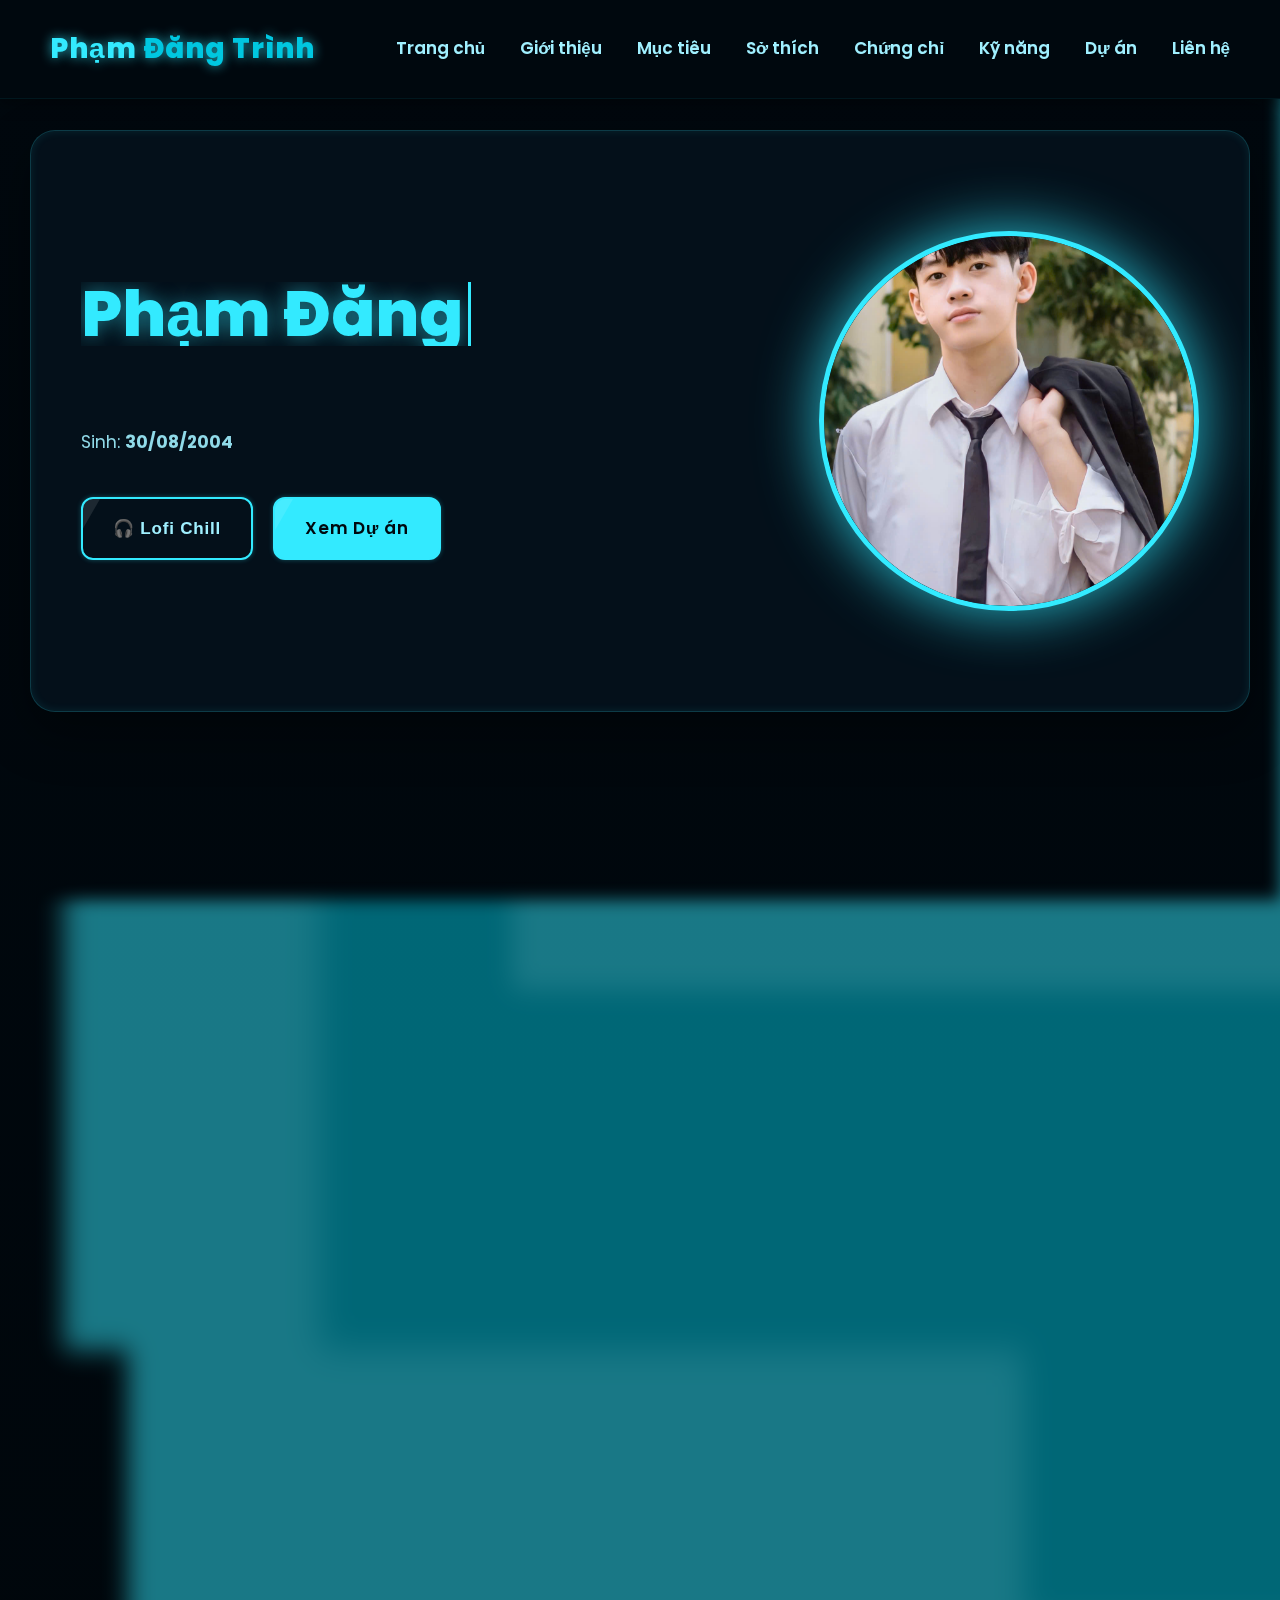
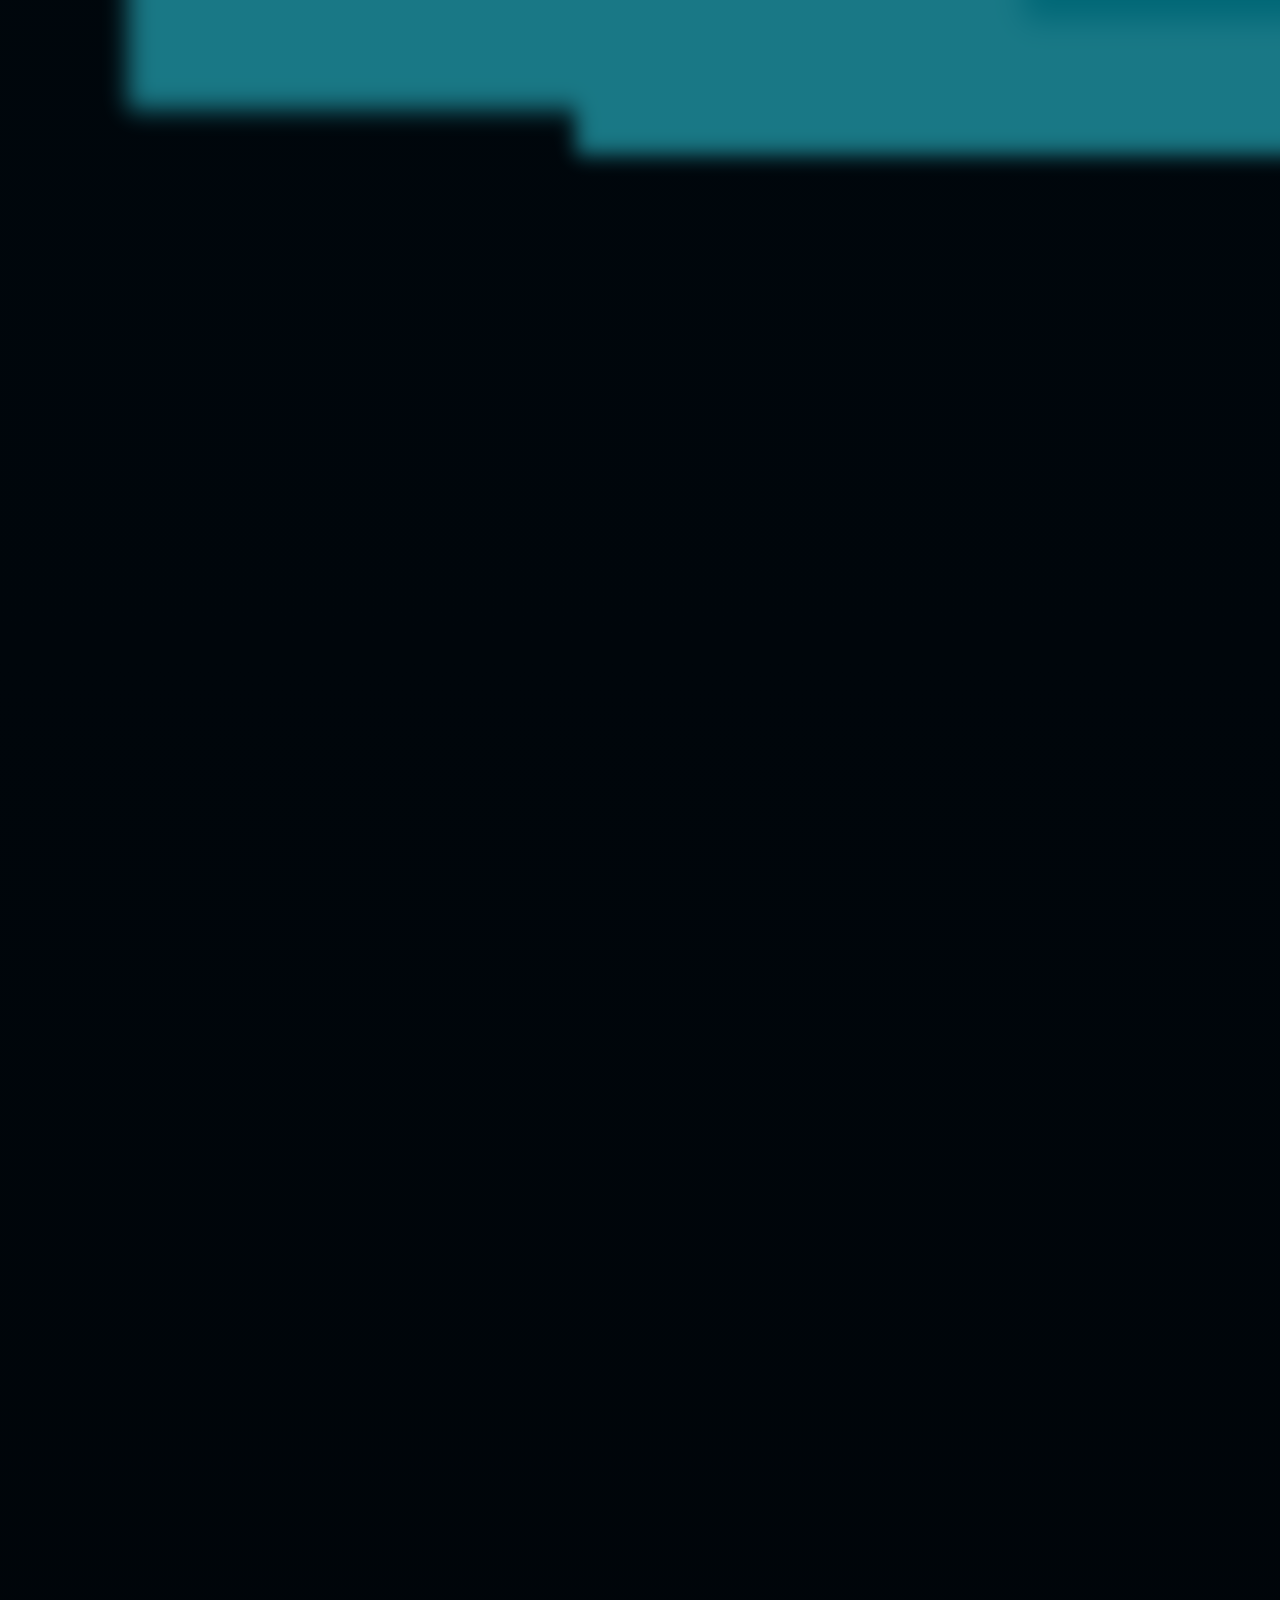
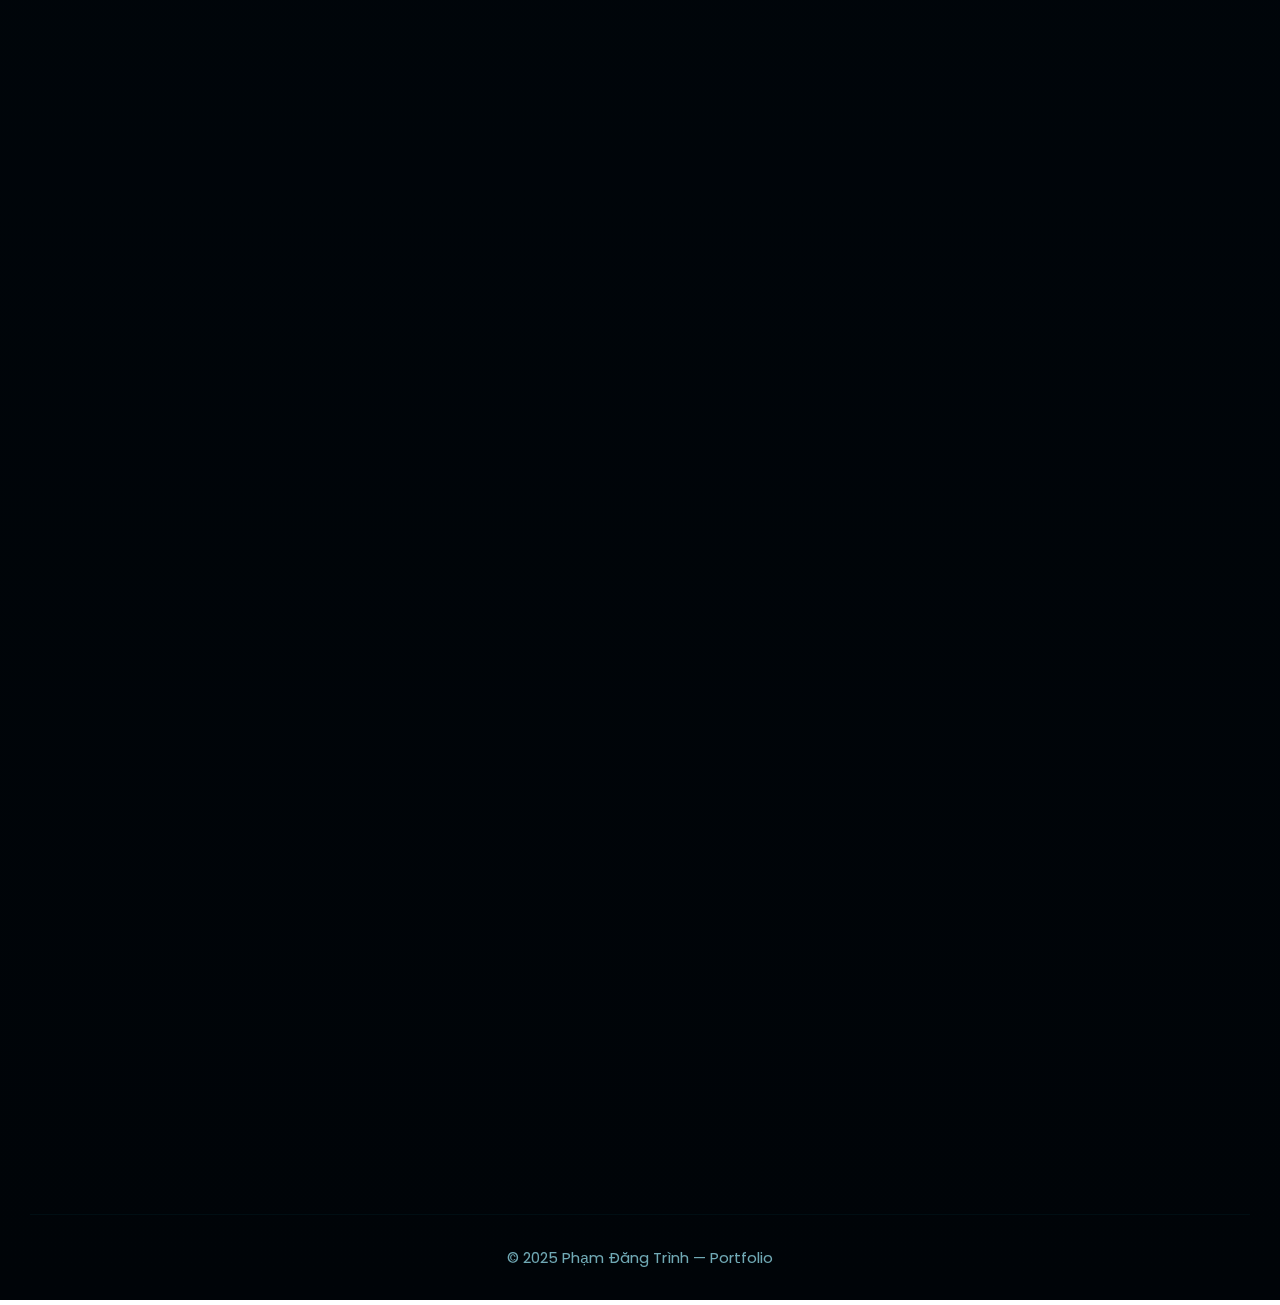
<file: members/Trinh.html>
<!DOCTYPE html>
<html lang="vi">
<head>
  <meta charset="utf-8">
  <meta name="viewport" content="width=device-width,initial-scale=1">
  <title>Phạm Đăng Trình — Portfolio</title>
  <link rel="stylesheet" href="../css/Trinh.css"> 
  <link href="https://fonts.googleapis.com/css2?family=Poppins:wght@300;400;500;600;700;800&display=swap" rel="stylesheet">
  <link rel="stylesheet" href="https://cdnjs.cloudflare.com/ajax/libs/font-awesome/6.0.0-beta3/css/all.min.css" integrity="sha512-..." crossorigin="anonymous" referrerpolicy="no-referrer" />
</head>
<body>
  <div class="container">
    <nav class="nav fixed-nav" id="main-nav">
      <div class="brand">Phạm <span>Đăng Trình</span></div>
      <ul class="nav-links">
        <li><a href="#home">Trang chủ</a></li>
        <li><a href="#about">Giới thiệu</a></li>
        <li><a href="#goals">Mục tiêu</a></li>
        <li><a href="#interests">Sở thích</a></li>
        <li><a href="#awards">Chứng chỉ</a></li> 
        <li><a href="#skills">Kỹ năng</a></li>
        <li><a href="#projects">Dự án</a></li>
        <li><a href="#contact">Liên hệ</a></li>
      </ul>
    </nav>

    <header id="home" class="hero">
      <div class="hero-left">
        <h1 class="name">
            <span class="typewriter-text" data-text="Phạm Đăng Trình"></span>
        </h1>
        <p class="title">
            <span class="typewriter-text" data-text="Data Analyst • AI Enthusiast • Web Developer"></span>
        </p>
        <p class="birth">Sinh: <strong>30/08/2004</strong></p>
        <div class="hero-cta">
          <button id="playBtn" class="btn ghost">🎧 Lofi Chill</button>
          <a class="btn primary-btn" href="#projects">Xem Dự án</a>
        </div>
      </div>
      <div class="hero-right">
        <div class="avatar-wrap">
          <img src="../images/Trinh2.jpg" alt="Phạm Đăng Trình (Avatar chính)"> 
          <div class="holo-border"></div>
        </div>
      </div>
    </header>

    <main>
      <section id="about" class="card">
        <h2>Giới thiệu</h2>
        <p>Tôi là <strong>Phạm Đăng Trình</strong>, sinh viên yêu thích công nghệ, đặc biệt trong lĩnh vực Khoa học dữ liệu và AI. Tôi mong muốn được học hỏi và phát triển trong môi trường công nghệ hiện đại.</p>
        
        <div class="about-gallery">
            <div class="gallery-item">
                <img src="../images/Trinh4.jpg" alt="Ảnh cá nhân làm việc">
            </div>
            <div class="gallery-item">
                <img src="../images/Trinh5.jpg" alt="Ảnh cá nhân tại sự kiện">
            </div>
             <div class="gallery-item">
                <img src="../images/Trinh6.jpg" alt="Ảnh cá nhân với đồng đội">
            </div>
            <div class="gallery-item"> <img src="../images/Trinh7.jpg" alt="Ảnh cá nhân phong cách">
            </div>
        </div>
      </section>

      <section id="goals" class="card">
        <h2>Mục tiêu cá nhân</h2>
        <ul class="list-bullet star">
          <li>Hoàn thành xuất sắc khóa học hiện tại và đạt chứng chỉ Data Science chuyên sâu.</li>
          <li>Tìm kiếm vị trí thực tập tại công ty công nghệ lớn, ứng dụng Python và Machine Learning.</li>
          <li>Đóng góp vào các dự án mã nguồn mở (Open Source) về AI/Data để nâng cao kinh nghiệm thực tế.</li>
        </ul>
      </section>

      <section id="interests" class="card">
        <h2>Sở thích</h2>
        <div class="interests-grid">
          <div class="interest-item">🤖 Nghiên cứu AI & ML</div>
          <div class="interest-item">💻 Lập trình web (Frontend)</div>
          <div class="interest-item">🎮 Chơi game chiến thuật</div>
          <div class="interest-item">🎧 Nghe nhạc Lofi</div>
        </div>
      </section>

      <section id="awards" class="card">
        <h2>Chứng chỉ & Giải thưởng</h2>
        <div class="awards-container">
            <h3>Chứng chỉ chuyên môn</h3>
            <ul class="list-bullet certificate">
              <li>Chứng chỉ "Microsoft Certified: Azure Data Scientist Associate".</li>
              <li>Chứng chỉ hoàn thành khóa học "Deep Learning Specialization" trên Coursera.</li>
              <li>Chứng chỉ Tiếng Anh TOEIC 700.</li>
            </ul>
            
            <h3>Giải thưởng & Thành tích</h3>
            <ul class="list-bullet trophy">
              <li>Giải Ba cuộc thi "AI Innovation Challenge 2024" (Dự án Cảnh báo buồn ngủ).</li>
              <li>Học bổng khuyến khích học tập loại Giỏi, năm học 2023-2024.</li>
            </ul>
        </div>
      </section>
      
      <section id="skills" class="card">
        <h2>Kỹ năng</h2>
        <div class="skills-grid">
          <div class="skill"><span>Python (90%)</span><div class="bar"><div style="width:90%"></div></div></div>
          <div class="skill"><span>SQL (85%)</span><div class="bar"><div style="width:85%"></div></div></div>
          <div class="skill"><span>HTML / CSS / JS (80%)</span><div class="bar"><div style="width:80%"></div></div></div>
          <div class="skill"><span>Machine Learning (75%)</span><div class="bar"><div style="width:75%"></div></div></div>
        </div>
      </section>

      <section id="projects" class="card">
        <h2>Dự án</h2>
        <div class="grid">
          <article class="project">
            <img src="../images/sleep.jpg" alt="Cảnh báo buồn ngủ">
            <h3>Cảnh báo buồn ngủ</h3>
            <p class="description">Sử dụng OpenCV và YOLO nhận diện trạng thái tài xế, tăng cường an toàn giao thông.</p>
            <p class="tech">Python • OpenCV • YOLOv8</p>
            <a href="https://github.com/pdt112abc" target="_blank" class="project-btn">GitHub →</a>
          </article>
          <article class="project">
            <img src="../images/game2048.jpg" alt="Game 2048">
            <h3>Game 2048</h3>
            <p class="description">Phiên bản Game 2048 được xây dựng bằng JavaScript, nổi bật với giao diện neon mượt mà.</p>
            <p class="tech">HTML • CSS • JS</p>
            <a href="https://github.com/pdt112abc" target="_blank" class="project-btn">GitHub →</a>
          </article>
          <article class="project">
            <img src="../images/shoppe.jpg" alt="Web Shoppe">
            <h3>Web Shoppe</h3>
            <p class="description">Website bán hàng mô phỏng theo mô hình thương mại điện tử, kết nối với cơ sở dữ liệu SQL Server.</p>
            <p class="tech">ASP.NET • SQL • HTML/CSS</p>
            <a href="https://github.com/pdt112abc" target="_blank" class="project-btn">GitHub →</a>
          </article>
        </div>
      </section>

      <section id="contact" class="card">
        <h2>Liên hệ</h2>
        <div class="contact-content-grid">
            <div class="contact-form">
                <form action="#" method="POST">
                    <input type="text" name="name" placeholder="Họ Tên" required class="input-field">
                    <input type="email" name="email" placeholder="Email" required class="input-field">
                    <textarea name="message" placeholder="Lời nhắn" rows="5" required class="input-field"></textarea>
                    <button type="submit" class="submit-btn">Gửi</button>
                </form>
            </div>

            <div class="contact-info">
                <h3>Kết nối với mình</h3>
                <p>
                    <a href="mailto:pdt.dz1@gmail.com" class="contact-link">
                        <i class="fas fa-envelope"></i> pdt.dz1@gmail.com
                    </a>
                </p>
                <p>
                    <a href="https://github.com/pdt112abc" target="_blank" class="contact-link">
                        <i class="fab fa-github"></i> github.com/pdt112abc
                    </a>
                </p>
                <p>
                    <a href="https://www.facebook.com/DTrinh112/" target="_blank" class="contact-link">
                        <i class="fab fa-facebook"></i> facebook.com/DTrinh112/
                    </a>
                </p>
            </div>
        </div>
      </section>
    </main>

    <footer class="footer">
      <p>© 2025 Phạm Đăng Trình — Portfolio</p>
    </footer>
  </div>

  <audio id="bgAudio" loop preload="none" src="https://cdn.pixabay.com/download/audio/2022/03/15/audio_46a1b2a205.mp3?filename=lofi-study-112191.mp3"></audio>
  <script>
    // =========================================
    // 1. HIỆU ỨNG GÕ CHỮ (TYPEWRITER EFFECT)
    // =========================================
    function typewriterEffect(element, text, speed) {
      return new Promise(resolve => {
        let i = 0;
        element.textContent = ''; 
        
        function type() {
          if (i < text.length) {
            // Bao bọc toàn bộ tên trong thẻ <span> để có màu neon từ đầu
            if (text === "Phạm Đăng Trình") { 
                element.innerHTML = '<span>' + text.substring(0, i + 1) + '</span>';
            } else {
                 element.textContent += text.charAt(i);
            }
            i++;
            setTimeout(type, speed);
          } else {
            // CẢI TIẾN MỚI: Xóa class để loại bỏ con trỏ nhấp nháy
            element.classList.remove('typewriter-text');
            resolve(); 
          }
        }
        type();
      });
    }

    document.addEventListener("DOMContentLoaded", async function() {
        const typewriterElements = document.querySelectorAll('.typewriter-text');
        
        const nameElement = typewriterElements[0];
        const titleElement = typewriterElements[1];

        const originalName = nameElement.getAttribute('data-text');
        const originalTitle = titleElement.getAttribute('data-text');

        // Bắt đầu gõ tên (toàn bộ tên sẽ có màu neon)
        await typewriterEffect(nameElement, originalName, 80);
        
        // Bắt đầu gõ tiêu đề 
        await typewriterEffect(titleElement, originalTitle, 50);


        // =========================================
        // 2. HIỆU ỨNG SCROLL ANIMATION (TRƯỢT LÊN)
        // =========================================
        const sections = document.querySelectorAll('main .card');

        const observerOptions = {
            root: null,
            rootMargin: '0px',
            threshold: 0.1 
        };

        const observer = new IntersectionObserver((entries, observer) => {
            entries.forEach(entry => {
                if (entry.isIntersecting) {
                    entry.target.classList.add('is-visible');
                    observer.unobserve(entry.target); 
                }
            });
        }, observerOptions);

        sections.forEach(section => {
            observer.observe(section);
        });
        
        
        // =========================================
        // 3. HIỆU ỨNG STICKY NAV & ACTIVE LINK
        // =========================================
        const navLinks = document.querySelectorAll('.nav-links a');
        const allSections = document.querySelectorAll('#home, main section'); 
        const navHeight = 80; 

        window.addEventListener('scroll', () => {
            let current = '';
            let scrollPosition = window.pageYOffset;
            
            // Xử lý section 'home' (header)
            if (scrollPosition < allSections[1].offsetTop - navHeight) { 
                current = 'home';
            } else {
                // Lặp qua từng section để xác định section hiện tại
                allSections.forEach(section => {
                    const sectionTop = section.offsetTop - navHeight - 1; 
                    if (scrollPosition >= sectionTop) {
                        current = section.getAttribute('id');
                    }
                });
            }

            // Cập nhật trạng thái active cho các link
            navLinks.forEach(link => {
                link.classList.remove('active');
                if (link.href.includes('#' + current)) {
                    link.classList.add('active');
                }
            });
        });
        
        // Kích hoạt link #home khi vừa load trang
        document.querySelector('.nav-links a[href="#home"]').classList.add('active');


        // =========================================
        // 4. HIỆU ỨNG LOFI CHILL 
        // =========================================
        const playBtn = document.getElementById('playBtn');
        const audio = document.getElementById('bgAudio');
        let playing = false;
        
        if (playBtn) {
            playBtn.addEventListener('click', () => {
              if (!playing) {
                audio.play();
                playBtn.textContent = '⏸ Tắt nhạc';
              } else {
                audio.pause();
                playBtn.textContent = '🎧 Lofi Chill';
              }
              playing = !playing;
            });
        }
    });
  </script>
</body>
</html>
</file>
<file: css/Bao.css>
/* ========== BASE ========== */
*{margin:0;padding:0;box-sizing:border-box;}
html{scroll-behavior:smooth;}
body{
  font-family:'Inter',sans-serif;
  background:#0b0f1f;
  color:#e5e7eb;
  line-height:1.6;
  overflow-x:hidden;
}

/* ========== NAVBAR ========== */
.navbar{
  position:fixed;top:0;width:100%;
  background:rgba(10,15,35,0.6);
  backdrop-filter:blur(12px);
  box-shadow:0 4px 25px rgba(0,0,0,0.3);
  z-index:1000;
}
.nav-container{
  max-width:1200px;margin:auto;
  display:flex;justify-content:space-between;align-items:center;
  padding:15px 30px;
}
.logo{font-size:1.8em;font-weight:700;color:#00e0ff;}
.logo span{color:#b066ff;}
.nav-links{list-style:none;display:flex;gap:25px;}
.nav-links a{text-decoration:none;color:#e5e7eb;transition:0.3s;}
.nav-links a:hover{color:#00e0ff;text-shadow:0 0 10px #00e0ff;}

/* ========== HERO ========== */
.hero{
  height:100vh;
  display:flex;align-items:center;justify-content:center;
  text-align:center;position:relative;overflow:hidden;
}
.aurora-bg{
  position:absolute;inset:0;
  background:radial-gradient(circle at 20% 30%,rgba(0,224,255,0.25),transparent 40%),
             radial-gradient(circle at 80% 70%,rgba(176,102,255,0.25),transparent 40%),
             radial-gradient(circle at 50% 50%,rgba(0,224,255,0.1),transparent 60%);
  animation:aurora 8s ease-in-out infinite alternate;
  z-index:-1;
}
@keyframes aurora{
  0%{background-position:20% 30%,80% 70%,50% 50%;}
  100%{background-position:30% 40%,70% 60%,60% 40%;}
}
.hero-content{animation:fadeUp 1.2s ease;}
.avatar-wrapper{
  background:conic-gradient(from 0deg,#00e0ff,#b066ff,#00e0ff);
  padding:5px;border-radius:50%;
  display:inline-block;margin-bottom:25px;
  animation:rotate 6s linear infinite;
}
.avatar{
  width:190px;height:190px;border-radius:50%;
  border:5px solid #0b0f1f;object-fit:cover;
}
.hero h1{color:#00e0ff;font-size:3em;margin:10px 0;}
.subtitle{color:#a5b4fc;font-style:italic;}
.btn-primary{
  display:inline-block;margin-top:25px;
  background:linear-gradient(90deg,#00e0ff,#b066ff);
  color:white;padding:14px 35px;border-radius:35px;
  text-decoration:none;font-weight:600;transition:0.4s;
}
.btn-primary:hover{transform:scale(1.07);box-shadow:0 0 25px #00e0ff;}

/* ========== SECTION BASE ========== */
.section{
  max-width:1100px;margin:100px auto;padding:40px;
  border-radius:20px;transition:0.4s;
}
.section h2{
  text-align:center;color:#00e0ff;margin-bottom:25px;
  font-size:1.8em;letter-spacing:1px;
}
.section:hover{transform:translateY(-4px);}
.glass{
  background:rgba(255,255,255,0.05);
  backdrop-filter:blur(10px);
  border:1px solid rgba(255,255,255,0.1);
  box-shadow:0 8px 25px rgba(0,0,0,0.3);
}

/* ========== ABOUT ========== */
.about-grid{display:grid;grid-template-columns:1fr 1fr;gap:40px;}
.about-grid p{margin-bottom:10px;}
.quote{
  font-style:italic;color:#b3b8ff;
  border-left:4px solid #00e0ff;
  padding-left:15px;align-self:center;
}

/* ========== SKILLS ========== */
.skills-grid{
  display:grid;grid-template-columns:repeat(auto-fit,minmax(250px,1fr));
  gap:25px;
}
.skill{
  background:rgba(255,255,255,0.05);
  border-left:4px solid #00e0ff;
  padding:20px;border-radius:12px;
  box-shadow:0 0 15px rgba(0,0,0,0.3);
  transition:.3s;
}
.skill:hover{transform:scale(1.03);box-shadow:0 0 20px rgba(0,224,255,0.3);}
.skill h3{color:#b066ff;margin-bottom:10px;}

/* ========== TECHNICAL BARS ========== */
.bars{
  display:flex;flex-direction:column;
  gap:25px;max-width:800px;margin:0 auto;
}
.bar .info{
  display:flex;justify-content:space-between;
  margin-bottom:6px;color:#cbd5e1;font-size:0.95em;
}
.line{
  position:relative;width:100%;height:10px;
  background:rgba(255,255,255,0.1);
  border-radius:10px;overflow:hidden;
  transition:0.3s ease;
}
.line::after{
  content:"";position:absolute;left:0;top:0;height:100%;
  background:linear-gradient(90deg,#00e0ff,#b066ff);
  border-radius:10px;animation:fillBar 2s ease-out forwards;
}
.python::after{
  width:90%;
  background:linear-gradient(90deg,#00e0ff,#33d3ff,#b066ff);
}
.ai::after{
  width:85%;
  background:linear-gradient(90deg,#00e0ff,#5ac0ff,#b066ff);
}
.web::after{
  width:80%;
  background:linear-gradient(90deg,#00d5ff,#a066ff);
}
.db::after{
  width:85%;
  background:linear-gradient(90deg,#00e0ff,#6aa8ff,#b066ff);
}
.git::after{
  width:70%;
  background:linear-gradient(90deg,#00e0ff,#b066ff);
}

/* Glow hover effect */
.line:hover {
  box-shadow:0 0 15px rgba(0,224,255,0.5);
  transform:scale(1.02);
}

@keyframes fillBar{
  from{width:0;}
  to{width:100%;}
}

/* ========== ACHIEVEMENTS ========== */
.achieve-grid{display:grid;gap:25px;}
.achieve{
  background:rgba(255,255,255,0.05);
  border-left:5px solid #b066ff;
  padding:20px;border-radius:12px;
  transition:.3s;
}
.achieve:hover{background:rgba(0,224,255,0.1);transform:scale(1.02);}
.achieve h3{color:#b066ff;}
.achieve a{color:#00e0ff;text-decoration:none;}
.achieve a:hover{text-decoration:underline;}

/* ========== PROJECTS ========== */
.projects-grid{
  display:grid;grid-template-columns:repeat(auto-fit,minmax(250px,1fr));
  gap:25px;
}
.project{
  background:rgba(255,255,255,0.05);
  border-left:5px solid #00e0ff;
  padding:20px;border-radius:12px;
  transition:.3s;
}
.project:hover{background:rgba(255,255,255,0.08);transform:scale(1.02);}
.project h3{color:#00e0ff;margin-bottom:8px;}

/* ========== CONTACT ========== */
.contact{text-align:center;}
.contact p{margin:10px 0;}
.contact a{color:#00e0ff;text-decoration:none;}
.contact a:hover{text-decoration:underline;}

/* ========== FOOTER ========== */
footer{
  text-align:center;padding:25px;
  background:#0b0f1f;color:#a5b4fc;
  border-top:1px solid rgba(255,255,255,0.1);
}

/* ========== ANIMATIONS ========== */
@keyframes fadeUp{from{opacity:0;transform:translateY(30px);}to{opacity:1;transform:translateY(0);}}
@keyframes rotate{from{transform:rotate(0);}to{transform:rotate(360deg);}}

/* ========== RESPONSIVE ========== */
@media(max-width:768px){
  .nav-links{display:none;}
  .about-grid{grid-template-columns:1fr;}
  .hero h1{font-size:2.3em;}
  .section{padding:25px;}
}
</file>
<file: css/Trinh.css>
:root {
  --bg: #00080e; /* Nền tối nhất */
  --panel: #04101a; /* Nền panel đậm, sâu */
  --neon: #33eaff; /* Màu neon cao cấp, hơi xanh ngọc */
  --accent: #00c7e0; /* Màu điểm nhấn tinh tế */
  --text-primary: #f0faff; /* Text chính rất sáng */
  --text-secondary: #a0f0ff; /* Text phụ nhẹ nhàng */
  --border-light: rgba(51, 234, 255, 0.2);
  --border-dark: rgba(0, 199, 224, 0.08);
  --timing-fn: cubic-bezier(0.65, 0.05, 0.36, 1); /* TỐI ƯU: Chuyển động mượt và hiện đại (Out-Quint) */
}

/* Global Reset and Typography */
* {
  box-sizing: border-box; 
  margin: 0; 
  padding: 0;
  -webkit-font-smoothing: antialiased; 
  -moz-osx-font-smoothing: grayscale; 
}
body {
  background: linear-gradient(180deg, var(--bg) 0%, #000408 100%);
  color: var(--text-primary);
  min-height: 100vh;
  font-family: 'Poppins', sans-serif;
  line-height: 1.7;
  font-size: 16px; 
  position: relative;
  overflow-x: hidden; 
  padding-top: 80px; 
}

/* Custom Scrollbar */
::-webkit-scrollbar {width: 10px;}
::-webkit-scrollbar-track {background: var(--bg);}
::-webkit-scrollbar-thumb {
  background: var(--accent);
  border-radius: 5px;
  border: 2px solid var(--bg);
  transition: background 0.3s;
}
::-webkit-scrollbar-thumb:hover {background: var(--neon);}

/* Container */
.container {max-width: 1280px; margin: 0 auto; padding: 0 30px;} 

/* =========================================
   NAV - THANH CỐ ĐỊNH & ACTIVE LINK
   ========================================= */
.nav.fixed-nav {
    position: fixed; 
    top: 0;
    left: 0;
    width: 100%;
    z-index: 1000; 
    background: var(--bg); 
    box-shadow: 0 4px 15px rgba(0, 0, 0, 0.4);
    margin-bottom: 0; 
    padding: 25px 50px; 
}
.nav {
  display: flex;
  justify-content: space-between;
  align-items: center;
  padding: 25px 50px; 
  border-bottom: 1px solid var(--border-dark);
}
.nav .brand {
  font-size: 28px;
  color: var(--neon);
  font-weight: 800;
  letter-spacing: 1px;
  text-shadow: 0 0 12px rgba(51, 234, 255, 0.7); 
}
.nav .brand span {color: var(--accent);}
.nav-links {display: flex; gap: 35px; list-style: none;}
.nav-links a {
  color: var(--text-secondary);
  text-decoration: none;
  font-size: 17px;
  font-weight: 600; 
  position: relative;
  transition: color .4s, text-shadow .4s;
  padding-bottom: 6px;
}
/* Hiệu ứng Thanh follow (Active Link) */
.nav-links a.active {
    color: var(--neon);
    text-shadow: 0 0 15px rgba(51, 234, 255, 0.8);
}
.nav-links a.active::after {
    width: 100%;
    transition: none; 
}
/* Hiệu ứng Hover */
.nav-links a:hover {
  color: var(--neon);
  text-shadow: 0 0 15px rgba(51, 234, 255, 0.8);
}
.nav-links a::after {
  content: '';
  position: absolute;
  left: 50%; 
  transform: translateX(-50%);
  bottom: 0;
  width: 0;
  height: 3px; 
  background-color: var(--neon);
  transition: width .4s var(--timing-fn);
}
.nav-links a:hover::after {width: 100%;}


/* =========================================
   HIỆU ỨNG GÕ CHỮ (TYPEWRITER) & CON TRỎ
   ========================================= */
.typewriter-text {
  display: inline-block;
  overflow: hidden; 
  white-space: nowrap; 
  border-right: 3px solid var(--neon); 
  padding-right: 5px;
  animation: typing-cursor 0.75s step-end infinite;
}
.name h1 span:not(.typewriter-text) {
    border-right: none !important; 
}

@keyframes typing-cursor {
  from, to { border-color: transparent; }
  50% { border-color: var(--neon); }
}
.name .typewriter-text {
    color: var(--text-primary);
}
.name .typewriter-text span { 
    color: var(--neon);
}
.title .typewriter-text {
    color: var(--accent);
}

/* HERO SECTION */
.hero {
  display: flex;
  justify-content: space-between;
  align-items: center;
  gap: 80px;
  padding: 100px 50px; 
  background: var(--panel);
  border-radius: 25px;
  margin: 50px 0;
  border: 1px solid var(--border-light);
  box-shadow: 0 20px 50px rgba(0, 0, 0, 0.4), inset 0 0 10px rgba(51, 234, 255, 0.1);
}
.hero-left {flex: 1 1 500px;}
.hero-right {flex: 0 1 380px; display: flex; justify-content: center; align-items: center;}
.name {
  font-size: 64px; 
  font-weight: 800; 
  color: var(--text-primary);
  line-height: 1;
  text-shadow: 0 0 20px rgba(51, 234, 255, 0.5);
}
.name span {color: var(--neon);}
.title {
  margin-top: 20px;
  font-size: 22px;
  color: var(--accent);
  font-weight: 700;
  letter-spacing: 2px;
  text-shadow: 0 0 8px rgba(0, 199, 224, 0.5);
}
.birth {margin-top: 15px; font-size: 17px; color: var(--text-secondary); opacity: 0.9;}
.hero-cta {margin-top: 40px; display: flex; gap: 20px;}

/* Buttons (Sử dụng Transform, Transition) */
.btn {
  padding: 15px 30px;
  border-radius: 12px; 
  border: 2px solid var(--neon); 
  background: transparent;
  color: var(--text-secondary);
  text-decoration: none;
  font-size: 17px;
  cursor: pointer;
  transition: all .5s var(--timing-fn);
  font-weight: 600;
  letter-spacing: 0.8px;
  position: relative;
  overflow: hidden;
  box-shadow: 0 0 5px rgba(51, 234, 255, 0.3);
}
.btn::before {
  content: '';
  position: absolute;
  top: 0;
  left: -100%;
  width: 100%;
  height: 100%;
  background: rgba(255, 255, 255, 0.1);
  transform: skewX(-30deg); 
  transition: all .5s var(--timing-fn);
}
.btn:hover::before {left: 100%;}
.btn:hover {
  background: rgba(51, 234, 255, 0.15);
  box-shadow: 0 0 30px rgba(51, 234, 255, 0.8); 
  color: var(--neon);
  transform: translateY(-5px) scale(1.02); 
}
.primary-btn {
  background: var(--neon);
  color: var(--bg);
  border-color: var(--neon);
  font-weight: 600;
  text-shadow: none;
}
.primary-btn:hover {
  background: var(--accent);
  color: var(--bg);
  box-shadow: 0 0 35px var(--accent);
  border-color: var(--accent);
  transform: translateY(-5px) scale(1.02); 
}

/* Avatar hologram */
.avatar-wrap {
  position: relative;
  width: 380px; 
  height: 380px;
  border-radius: 50%;
  overflow: hidden;
  display: flex;
  justify-content: center;
  align-items: center;
  background: var(--bg); 
  border: 5px solid var(--neon); 
  box-shadow: 0 0 60px rgba(51, 234, 255, 0.8), inset 0 0 30px rgba(51, 234, 255, 0.5);
}
.avatar-wrap img {
  width: 100%;
  height: 100%;
  object-fit: cover;
  object-position: center 25%; 
  border-radius: 50%;
  transition: transform .7s cubic-bezier(0.68, -0.55, 0.27, 1.55); 
}
.avatar-wrap:hover img {transform: scale(1.12);} 
.holo-border {
  position: absolute;
  inset: -15px; 
  border-radius: 50%;
  padding: 6px;
  background: linear-gradient(120deg, var(--neon), #00bfff, var(--neon), #00bfff);
  background-size: 400% 400%;
  animation: moveGlow 8s linear infinite; 
  z-index: -1;
  filter: blur(12px); 
  opacity: 0.9;
}
@keyframes moveGlow {
  0%{background-position:0% 50%;}
  50%{background-position:100% 50%;}
  100%{background-position:0% 50%;}
}

/* =========================================
   THƯ VIỆN ẢNH CÁ NHÂN (4 ảnh trong Giới thiệu)
   ========================================= */
.about-gallery {
    display: grid;
    grid-template-columns: repeat(4, 1fr); 
    gap: 20px;
    margin-top: 40px;
    padding-top: 20px;
    border-top: 1px solid var(--border-dark);
}
.gallery-item {
    position: relative;
    height: 150px; 
    border-radius: 10px;
    overflow: hidden;
    transition: all .5s var(--timing-fn);
    border: 3px solid var(--border-light);
    box-shadow: 0 0 10px rgba(0, 0, 0, 0.5);
}
.gallery-item img {
    width: 100%;
    height: 100%;
    object-fit: cover;
    display: block;
    transition: transform .5s var(--timing-fn);
}
.gallery-item:hover {
    transform: scale(1.1) rotate(2deg); 
    box-shadow: 0 0 20px var(--neon), 0 0 50px rgba(51, 234, 255, 0.5); 
    border-color: var(--neon);
    z-index: 10; 
}

/* Section Cards & Scroll Animation */
main {padding-bottom: 80px;}
.card {
  background: var(--panel);
  margin: 45px 0;
  padding: 40px;
  border-radius: 20px;
  border: 1px solid var(--border-dark);
  box-shadow: 0 15px 45px rgba(0, 0, 0, 0.35); 
  transition: transform .6s var(--timing-fn), box-shadow .6s var(--timing-fn); 
  
  /* HIỆU ỨNG SCROLL ANIMATION */
  opacity: 0;
  transform: translateY(20px);
  transition: opacity 0.8s ease-out, transform 0.8s ease-out;
}
.card.is-visible {
    opacity: 1;
    transform: translateY(0);
}
.card:hover {
    transform: translateY(-8px) rotateX(2deg) scale(1.01); 
    box-shadow: 0 30px 60px rgba(0, 0, 0, 0.6), 0 0 30px rgba(51, 234, 255, 0.2);
}
.card h2 {
  color: var(--neon);
  margin-bottom: 30px;
  font-size: 36px; 
  font-weight: 800; 
  border-bottom: 3px solid var(--border-light); 
  padding-bottom: 12px;
  text-shadow: 0 0 15px rgba(51, 234, 255, 0.4);
}
.card h3 {
    color: var(--accent);
    margin-top: 15px;
    margin-bottom: 10px;
    font-size: 24px;
    font-weight: 700;
}
.card p {
  color: var(--text-secondary);
  font-size: 17px;
  margin-bottom: 12px;
}

/* Style cho danh sách Mục tiêu/Giải thưởng/Chứng chỉ */
.list-bullet {
    list-style: none;
    padding-left: 0;
}
.list-bullet li {
    position: relative;
    margin-bottom: 15px; 
    padding-left: 35px;
    font-size: 17px;
    color: var(--text-secondary);
}
.list-bullet li::before {
    position: absolute;
    left: 0;
    color: var(--neon);
    font-weight: 700;
    font-size: 20px;
    line-height: 1.6;
    text-shadow: 0 0 8px var(--neon);
}
.list-bullet.star li::before {
    content: '★'; 
    font-size: 18px;
}
.list-bullet.certificate li::before {
    content: '📜'; 
    font-size: 20px;
}
.list-bullet.trophy li::before {
    content: '🏆'; 
    font-size: 20px;
}

/* Sở thích (Grid) */
.interests-grid {
    display: flex;
    flex-wrap: wrap;
    gap: 20px; 
}
.interest-item {
    background: rgba(51, 234, 255, 0.08);
    color: var(--neon);
    padding: 12px 22px;
    border-radius: 25px; 
    font-size: 16px;
    font-weight: 600;
    border: 2px solid var(--neon);
    transition: all .3s var(--timing-fn);
    text-shadow: 0 0 8px rgba(51, 234, 255, 0.5);
    cursor: pointer;
}
.interest-item:hover {
    background: var(--neon);
    color: var(--bg);
    box-shadow: 0 0 15px var(--neon);
    transform: scale(1.05); 
}

/* Skills */
.skills-grid {display: grid; grid-template-columns: repeat(auto-fit, minmax(350px, 1fr)); gap: 30px;} 
.skill span {
  font-size: 17px;
  color: var(--text-secondary);
  display: block;
  margin-bottom: 8px;
  font-weight: 500;
}
.bar {
  height: 14px; 
  width: 100%; 
  background: rgba(255,255,255,0.08); 
  border-radius: 7px;
  overflow: hidden;
  box-shadow: inset 0 2px 5px rgba(0, 0, 0, 0.8);
}
.bar div {
  height: 100%;
  background: linear-gradient(90deg, var(--neon), var(--accent)); 
  border-radius: 7px;
  transition: width 1.5s ease-out; 
  box-shadow: 0 0 10px rgba(51, 234, 255, 0.5); 
}

/* HIỆU ỨNG BONG BÓNG BAY LÊN (NEON BACKGROUND) (Tiêu chí 12) */
body::after {
    content: '';
    position: absolute;
    top: 0;
    left: 0;
    width: 100%;
    height: 100%;
    z-index: -2; 
    background: transparent;
    pointer-events: none; 
}
.container::before {
    content: '';
    position: fixed; /* Dùng fixed để hiệu ứng luôn visible khi cuộn */
    top: 0;
    left: 0;
    width: 100%;
    height: 100%;
    z-index: -1; /* Đảm bảo nó nằm dưới nội dung chính */
    pointer-events: none;
    background: transparent;
    /* Định vị các bóng phát sáng (tạo từ box-shadow) */
    box-shadow: 
        40vw 10vh 20px 0 var(--neon), 25vw 50vh 30px 0 var(--accent), 60vw 30vh 15px 0 var(--neon),
        80vw 80vh 25px 0 var(--accent), 10vw 90vh 18px 0 var(--neon), 95vw 5vh 22px 0 var(--accent),
        5vw 50vh 20px 0 var(--neon), 70vw 70vh 10px 0 var(--accent), 50vw 15vh 28px 0 var(--neon),
        15vw 35vh 15px 0 var(--accent), 85vw 25vh 18px 0 var(--neon), 35vw 75vh 22px 0 var(--accent),
        45vw 95vh 12px 0 var(--neon), 75vw 40vh 30px 0 var(--accent), 55vw 60vh 18px 0 var(--neon);

    /* Áp dụng Animation (Trôi và Phát sáng) */
    filter: blur(8px); /* Tạo độ sâu và mờ ảo */
    opacity: 0.5;
    animation: moveBubbles 60s linear infinite, glowBubbles 8s alternate infinite;
}
@keyframes moveBubbles {
    /* Animation Trôi lên và Xoay (Transform) */
    0% {transform: translateY(0) rotate(0deg) scale(1);}
    100% {transform: translateY(-150vh) rotate(360deg) scale(1.1);} 
}
@keyframes glowBubbles {
    /* Animation Phát sáng (Opacity và Độ sáng) */
    0% {opacity: 0.6; filter: brightness(1);}
    50% {opacity: 0.8; filter: brightness(1.5);}
    100% {opacity: 0.6; filter: brightness(1);}
}

/* Projects - CẢI TIẾN HIỆU ỨNG 3D HOVER XỊN XÒ */
.grid {
    display: grid; 
    grid-template-columns: repeat(auto-fit, minmax(350px, 1fr)); 
    gap: 35px;
    perspective: 1500px; 
}
.project {
  background: rgba(255,255,255,0.04);
  padding: 25px;
  border-radius: 18px;
  border: 1px solid var(--border-light);
  box-shadow: 0 8px 25px rgba(0, 0, 0, 0.3);
  transition: all .7s var(--timing-fn); 
  position: relative;
  overflow: hidden;
}

.project:hover {
  transform: translateY(-20px) rotateX(8deg) rotateY(4deg) scale(1.03); 
  box-shadow: 0 40px 80px rgba(0, 0, 0, 0.7), 0 0 50px rgba(51, 234, 255, 0.4); 
  background: rgba(255,255,255,0.1);
  border-color: var(--neon);
}
.project::after {
    content: '→ Chi tiết';
    position: absolute;
    bottom: 0;
    /* ĐIỀU CHỈNH MỚI: Thêm khoảng đệm 10px ở hai bên */
    left: 10px; 
    right: 10px;
    width: auto; /* Dùng auto thay vì 100% để phù hợp với left/right */
    padding: 15px 0; /* Giữ padding trên/dưới, loại bỏ padding ngang khỏi đây */
    background: linear-gradient(to top, rgba(0,0,0,0.8), transparent);
    color: var(--neon);
    font-size: 18px;
    font-weight: 700;
    text-align: right;
    transform: translateY(100%); 
    transition: transform .5s var(--timing-fn);
}
.project:hover::after {
    transform: translateY(0); 
}


.project img {
  width: 100%;
  height: 250px; 
  object-fit: cover;
  border-radius: 14px;
  margin-bottom: 20px;
  border: 1px solid var(--border-light);
  box-shadow: 0 4px 10px rgba(0, 0, 0, 0.2);
}
.project h3 {
  color: var(--neon);
  margin-bottom: 8px;
  font-size: 24px;
  font-weight: 700;
  text-shadow: 0 0 8px rgba(51, 234, 255, 0.3);
}
.project .description {
    font-size: 16px;
    color: var(--text-secondary);
    flex-grow: 1;
    margin-bottom: 15px;
}
.project .tech {color: var(--accent); font-size: 16px; font-weight: 600; margin-bottom: 25px;}
.project-btn {
    display: inline-block;
    padding: 12px 20px;
    border-radius: 8px;
    border: 2px solid var(--accent);
    color: var(--accent);
    text-decoration: none;
    font-size: 16px;
    transition: all .3s;
    align-self: flex-start;
    font-weight: 600;
}
.project-btn:hover {
    background: var(--accent);
    color: var(--bg);
    box-shadow: 0 0 20px rgba(0, 199, 224, 0.7);
}

/* =========================================
   CONTACT SECTION & FORM (Cải tiến)
   ========================================= */
.contact-content-grid {
    display: grid;
    grid-template-columns: 1fr 1.5fr; 
    gap: 50px;
    align-items: flex-start;
    /* Điều chỉnh thứ tự cột để form ở trái, info ở phải theo mẫu */
    grid-template-areas: "form info";
}
.contact-form {
    grid-area: form;
}
.contact-info {
    grid-area: info;
}
.contact-info h3 {
    color: var(--text-primary);
    font-size: 24px;
    margin-top: 0;
    margin-bottom: 25px;
    text-shadow: 0 0 5px rgba(255, 255, 255, 0.2);
}

/* Style cho Icon Links */
.card#contact p {
    font-size: 18px; 
    margin-bottom: 20px; 
}
.card#contact a {
    color: var(--neon);
    text-decoration: none;
    transition: color .3s, text-shadow .3s;
    font-weight: 500;
    display: inline-flex; 
    align-items: center;
}
.card#contact a i {
    font-size: 22px; /* Tăng kích thước icon */
    margin-right: 15px; 
    color: var(--accent); 
    transition: color .3s;
}
.card#contact a:hover {
    color: var(--accent);
    text-shadow: 0 0 12px rgba(51, 234, 255, 0.5);
}
.card#contact a:hover i {
    color: var(--neon);
}

/* Style cho FORM INPUT */
.contact-form form {
    display: flex;
    flex-direction: column;
    gap: 20px;
}
.input-field {
    width: 100%;
    padding: 18px 20px; /* Tăng padding để input cao hơn */
    border-radius: 12px;
    border: 2px solid var(--border-light);
    background: var(--bg); 
    color: var(--text-primary);
    font-size: 16px;
    transition: border-color .4s, box-shadow .4s;
    outline: none;
    /* Loại bỏ bóng box-shadow để form trông phẳng và hiện đại hơn */
    resize: vertical; 
}
.input-field::placeholder {
    color: var(--text-secondary);
    opacity: 0.8;
}
.input-field:focus {
    /* HIỆU ỨNG VIỀN NEON KHI FOCUS */
    border-color: var(--neon);
    box-shadow: 0 0 18px rgba(51, 234, 255, 0.7); 
}

/* Style cho NÚT GỬI (Gradient Neon) */
.submit-btn {
    /* Không dùng lại .primary-btn, tạo style gradient mới */
    width: 100%;
    margin-top: 10px;
    padding: 18px 30px; 
    border: none;
    border-radius: 12px;
    font-size: 18px;
    font-weight: 700;
    color: var(--bg); /* Chữ màu tối trên nền sáng */
    cursor: pointer;
    /* ĐIỀU CHỈNH MỚI: Sử dụng gradient xanh neon */
    background: linear-gradient(90deg, var(--neon), var(--accent)); 
    transition: all .5s var(--timing-fn);
    /* ĐIỀU CHỈNH MỚI: Bóng neon xanh */
    box-shadow: 0 5px 20px rgba(51, 234, 255, 0.6); 
}

.submit-btn:hover {
    /* Hiệu ứng bóng nổi mạnh và dịch chuyển nhẹ khi hover */
    background: linear-gradient(90deg, var(--accent), var(--neon)); /* Đảo nhẹ gradient khi hover */
    /* ĐIỀU CHỈNH MỚI: Bóng neon xanh mạnh hơn */
    box-shadow: 0 10px 30px rgba(51, 234, 255, 0.9);
    transform: translateY(-3px) scale(1.01);
}

/* Footer */
.footer {
  text-align: center;
  padding: 30px 0;
  color: var(--text-secondary);
  font-size: 15px;
  border-top: 1px solid var(--border-dark);
  margin-top: 60px;
  opacity: 0.7;
}

/* ... (Phần Hiệu ứng nền và Responsive giữ nguyên) ... */
</file>
